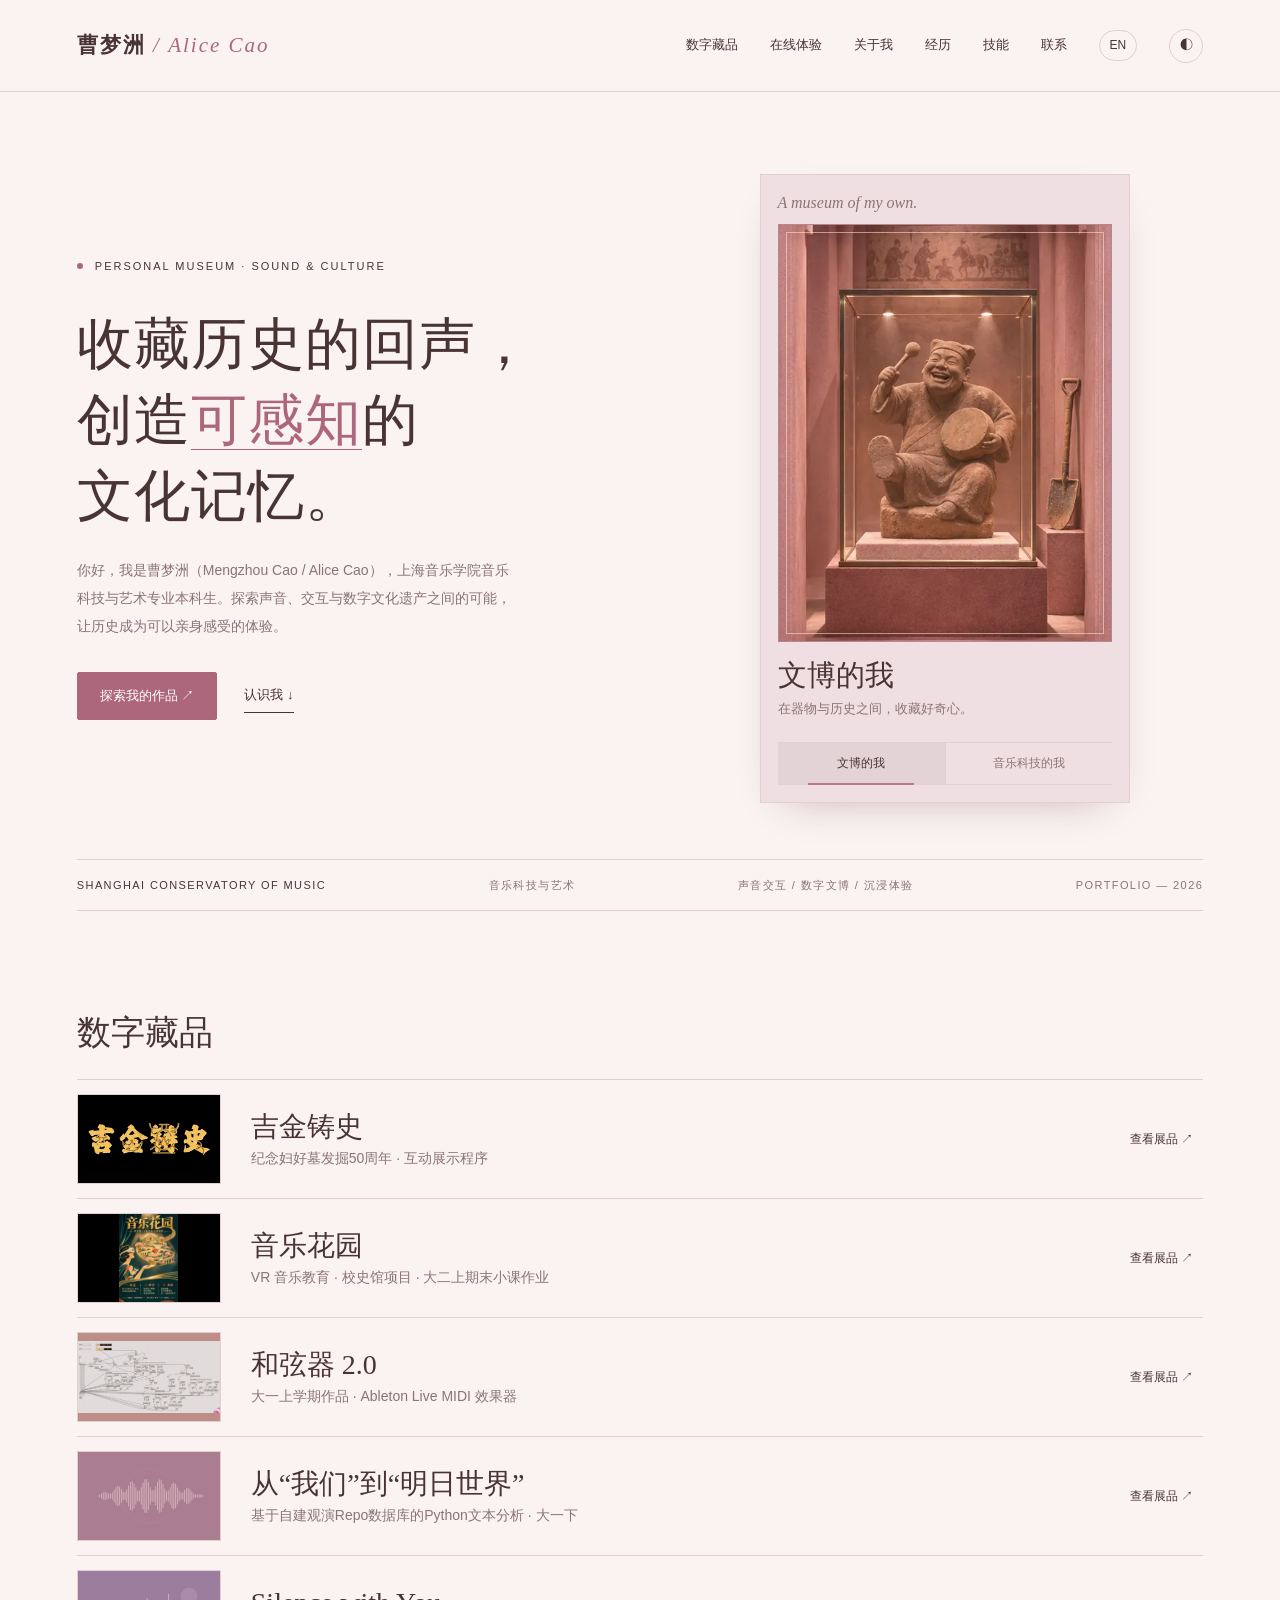
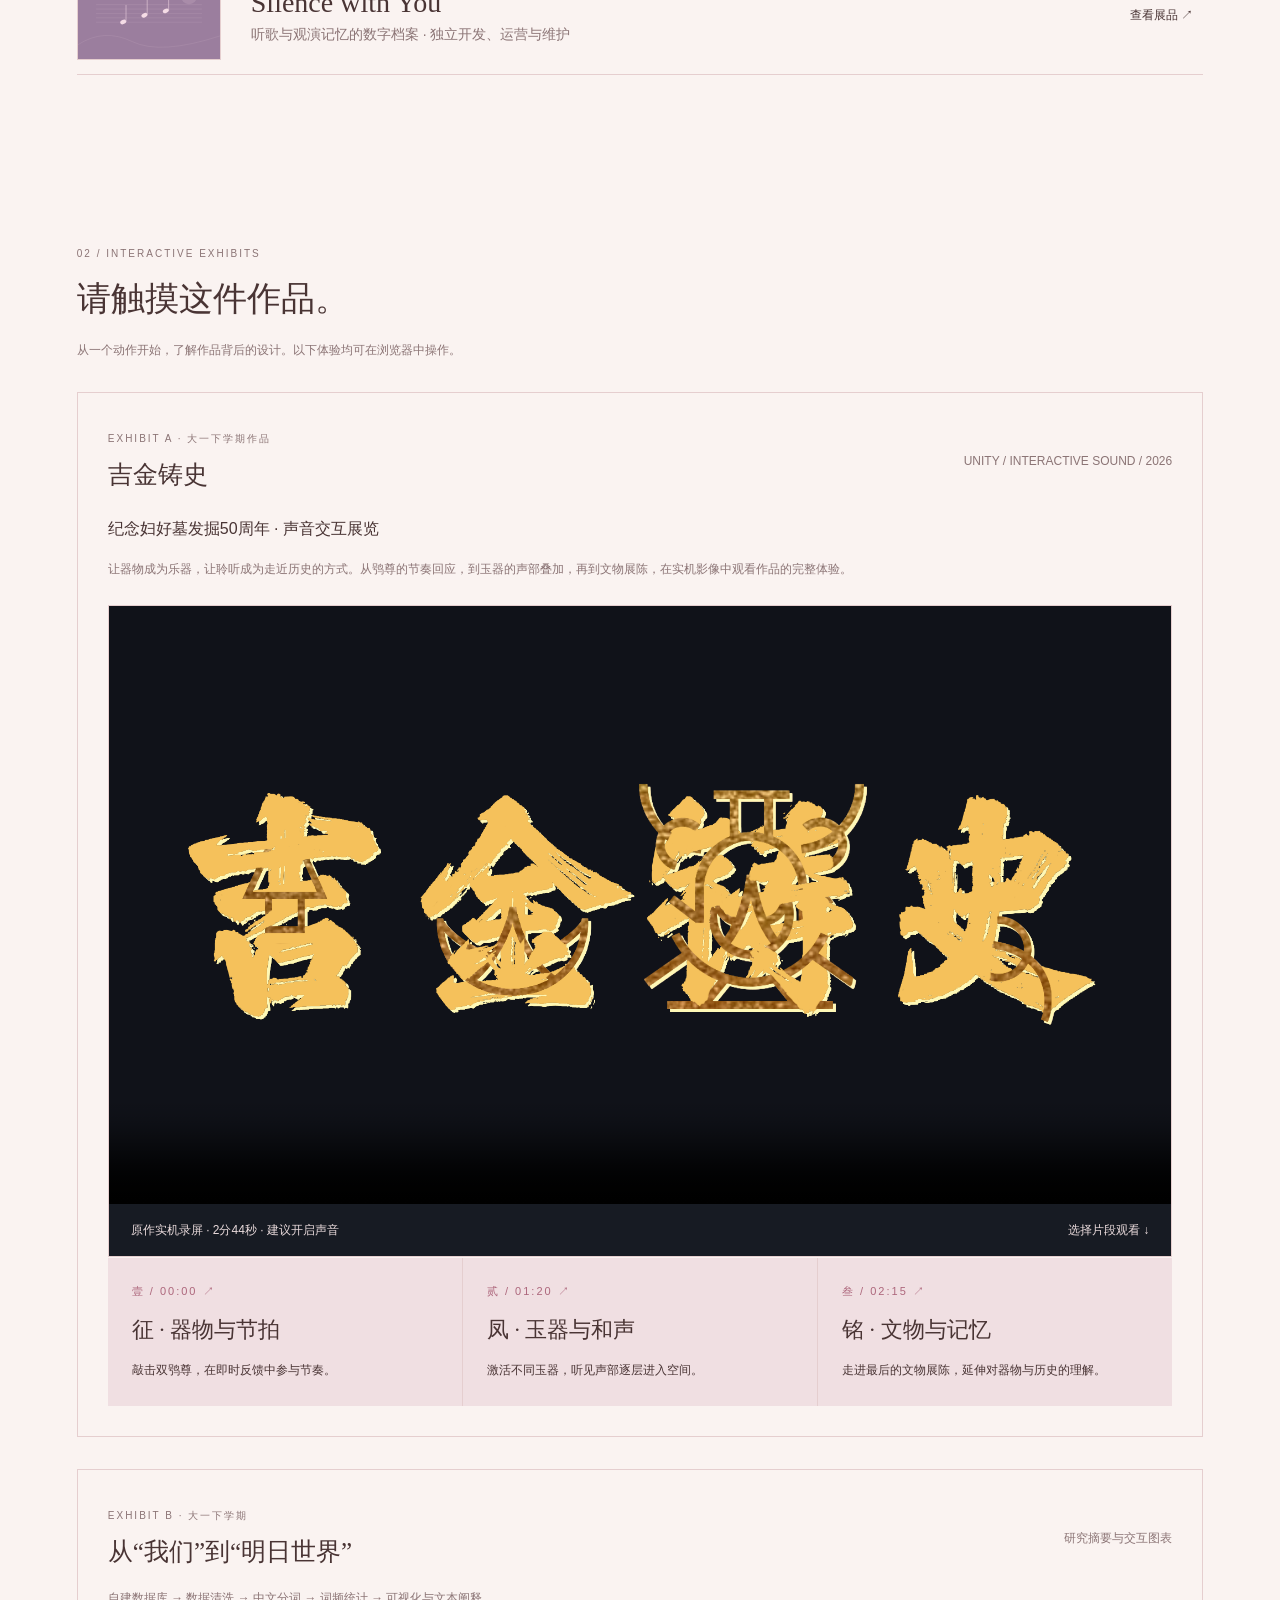
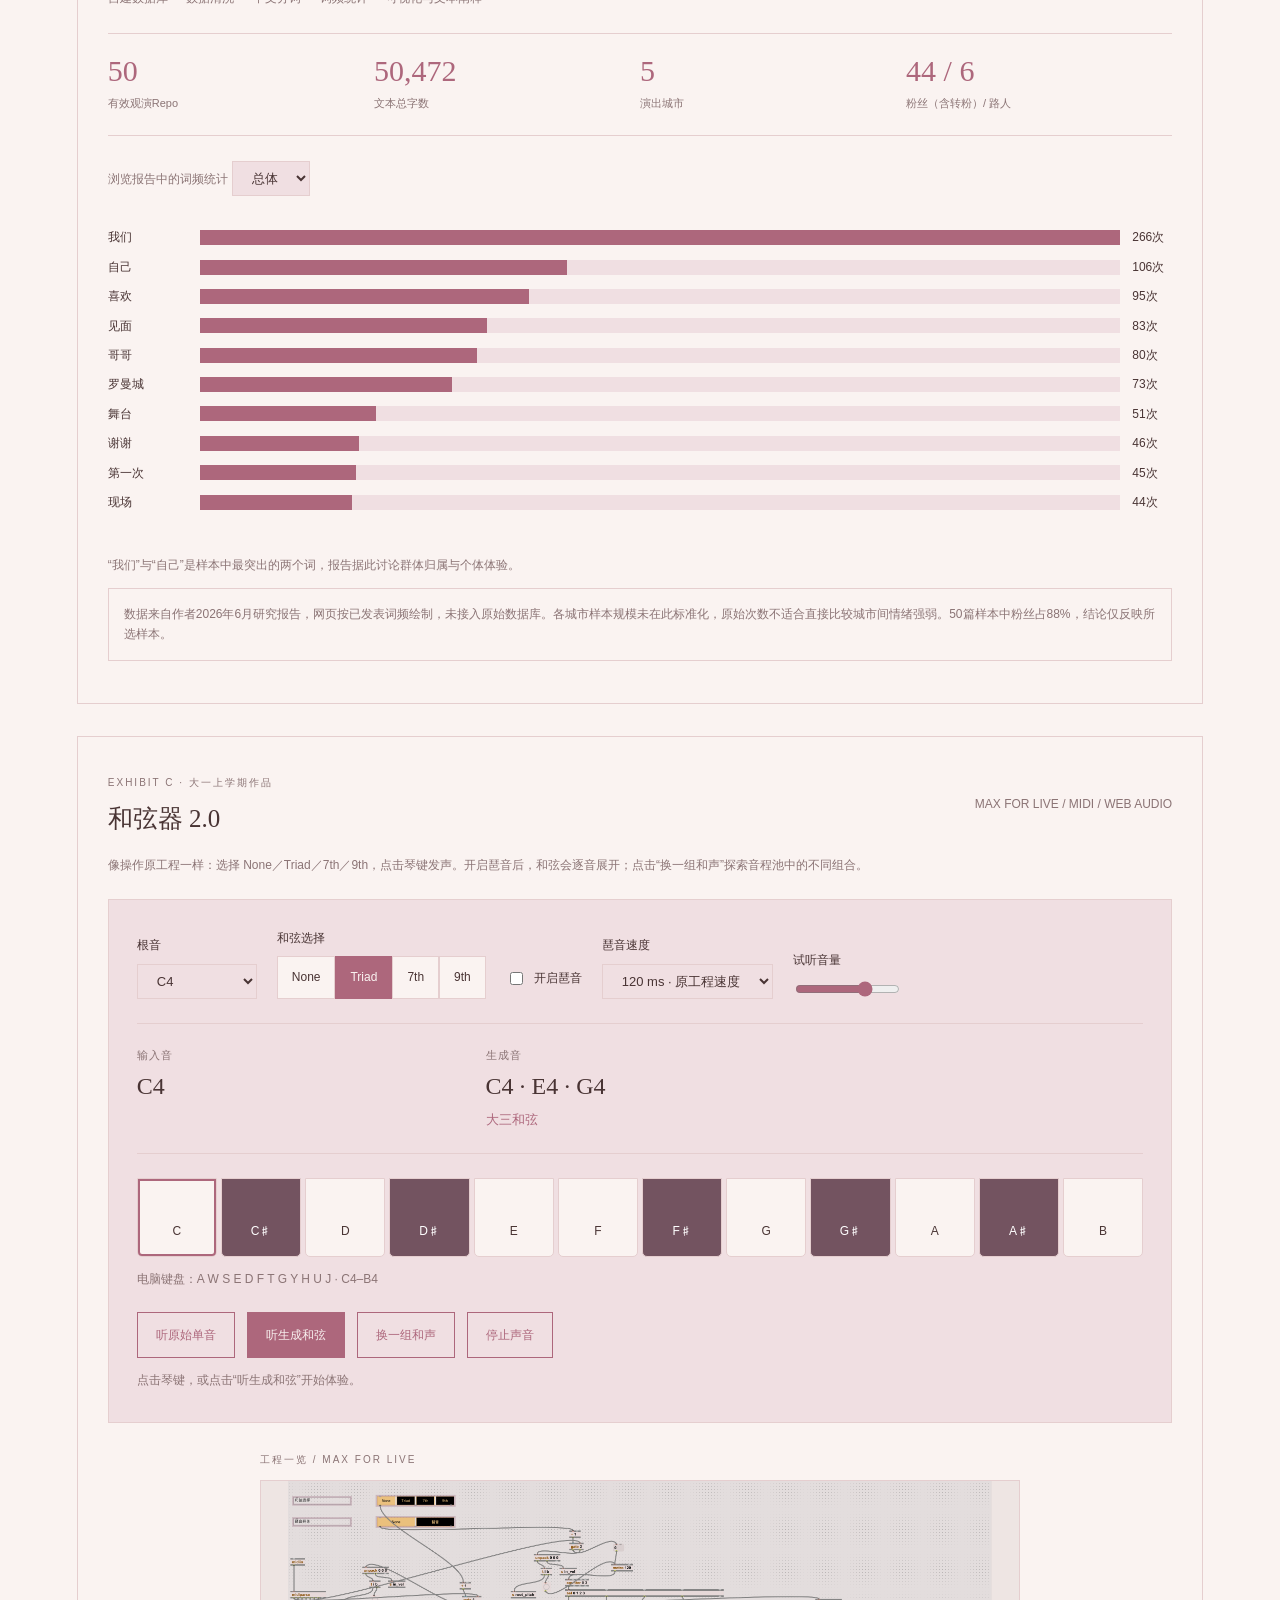
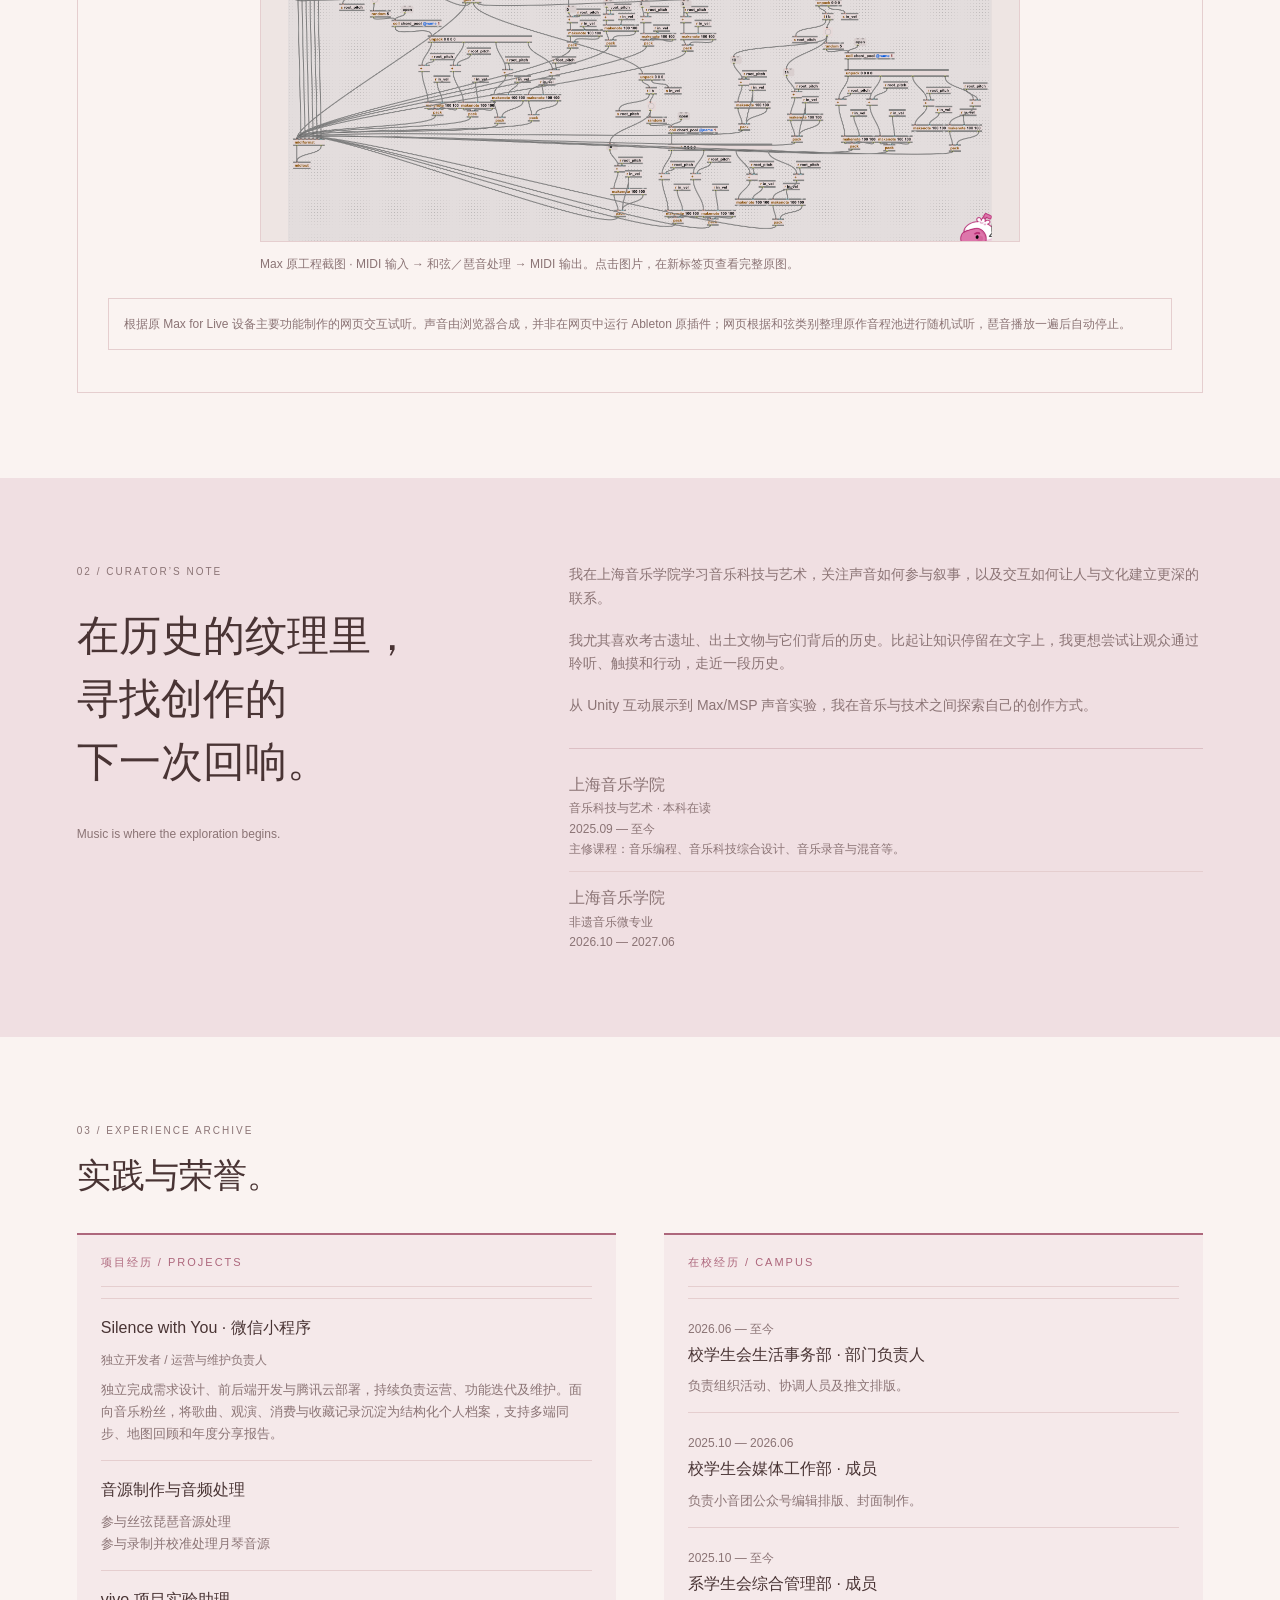
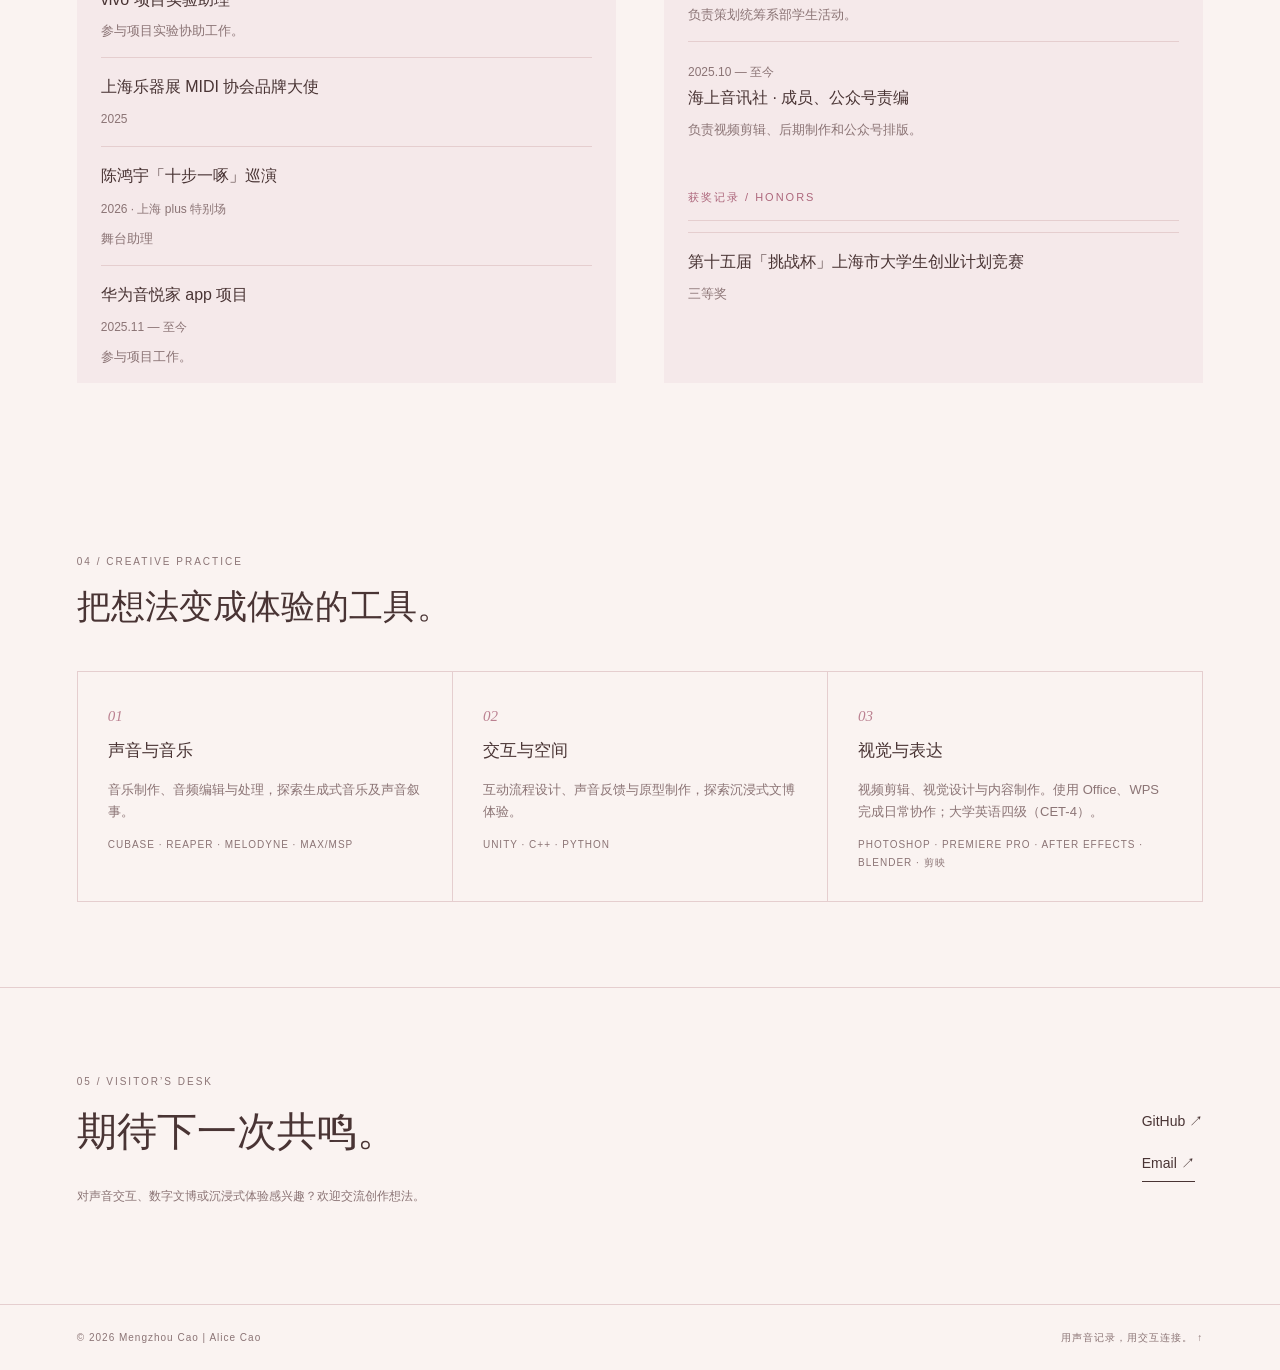
<file: index.html>
<!DOCTYPE html><html lang="zh-CN"><head><meta charset="UTF-8"><script>try{if(localStorage.getItem("portfolio-language")==="en")location.replace("en.html"+location.hash)}catch(e){}</script><meta name="viewport" content="width=device-width,initial-scale=1"><meta name="description" content="曹梦洲的个人作品集，探索音乐科技、声音交互与数字文化遗产。"><title>曹梦洲 | Mengzhou Cao | Alice Cao · Portfolio</title><style>
:root{--bg:#faf3f1;--ink:#493434;--sub:#8b7475;--line:#e5cecf;--green:#ad677c;--paper:#f0dfe2}*{box-sizing:border-box}html{scroll-behavior:smooth;scroll-padding-top:100px}body{margin:0;background:var(--bg);color:var(--ink);font-family:Arial,'PingFang SC','Microsoft YaHei',sans-serif;line-height:1.7}a{color:inherit;text-decoration:none}button{font:inherit;cursor:pointer}button:focus-visible,a:focus-visible{outline:2px solid #9c573c;outline-offset:5px}header{height:92px;display:flex;align-items:center;justify-content:space-between;max-width:1400px;margin:auto;padding:0 6%;border-bottom:1px solid var(--line)}.brand{font-size:21px;font-weight:bold;letter-spacing:2px}.brand i{font-family:Georgia,serif;font-weight:normal;color:var(--green)}nav{display:flex;gap:32px;font-size:13px}nav a:hover{color:#9c573c}.circle{border:1px solid var(--line);border-radius:50%;height:34px;width:34px;background:transparent;color:var(--ink)}main{max-width:1400px;margin:auto}.hero{padding:82px 6% 56px;display:grid;grid-template-columns:1.1fr 1fr;gap:40px;align-items:center;min-height:650px}.eyebrow{font-size:11px;letter-spacing:2px;text-transform:uppercase;display:flex;align-items:center;gap:12px}.dot{width:6px;height:6px;border-radius:50%;background:var(--green)}h1{font-family:Georgia,'Songti SC','SimSun',serif;font-size:clamp(42px,4.4vw,66px);line-height:1.35;font-weight:normal;letter-spacing:1px;margin:30px 0 22px}h1 em{color:var(--green);font-style:normal;position:relative}h1 em:after{content:'';height:1px;background:var(--green);position:absolute;bottom:1px;left:0;right:0}.intro{font-size:14px;max-width:440px;color:var(--sub);line-height:2}.hero-actions{display:flex;align-items:center;gap:27px;margin-top:32px;font-size:13px}.primary{padding:12px 22px;background:var(--green);color:#fff;border:1px solid var(--green);border-radius:2px}.textlink{border-bottom:1px solid var(--ink);padding:6px 0}.art{aspect-ratio:1;position:relative;max-width:480px;width:100%;justify-self:end;display:grid;place-items:center;background:radial-gradient(ellipse at 50% 52%,#edc2cc 0,transparent 62%)}.art svg{width:100%;height:100%}.art-label{position:absolute;font-size:10px;letter-spacing:1.4px;color:var(--sub);bottom:25px;left:24px}.art-note{position:absolute;right:0;top:5%;font-family:Georgia,serif;font-style:italic;font-size:14px;color:var(--green)}.band{margin:0 6%;padding:20px 0;border-top:1px solid var(--line);border-bottom:1px solid var(--line);display:flex;justify-content:space-between;gap:16px;color:var(--sub);font-size:11px;letter-spacing:1.4px}.band b{font-weight:normal;color:var(--ink)}section{padding:85px 6%}.sectionhead{display:flex;justify-content:space-between;align-items:end;margin-bottom:34px}.kicker{font-size:10px;letter-spacing:2px;color:var(--sub)}h2{font-family:Georgia,'Songti SC',serif;font-size:34px;font-weight:normal;margin:8px 0 0}.small{font-size:12px;color:var(--sub)}.filters{display:flex;gap:8px;flex-wrap:wrap;margin:24px 0}.filter{padding:6px 16px;border:1px solid var(--line);border-radius:30px;background:transparent;color:var(--sub);font-size:12px}.filter.active{background:var(--ink);border-color:var(--ink);color:var(--bg)}.projects{display:grid;grid-template-columns:1fr 1fr;gap:36px 28px}.project{border:0;text-align:left;color:inherit;background:none;padding:0;width:100%}.cover{height:300px;border:8px solid #f0e2e2;outline:1px solid var(--line);outline-offset:-1px;overflow:hidden;position:relative;display:flex;align-items:center;justify-content:center;transition:filter .4s}.project:hover .cover{filter:brightness(1.08)}.project:hover .arrow{transform:translate(3px,-3px)}.cover svg{height:100%;width:100%}.cover .caption{position:absolute;bottom:22px;left:26px;font-size:9px;letter-spacing:2px;color:#eceddd}.cover .stamp{position:absolute;top:22px;right:23px;font-size:10px;letter-spacing:1px;color:#eceddd;border:1px solid #ffffff45;padding:3px 9px}.project-title{display:flex;justify-content:space-between;gap:20px;margin-top:17px}.project-title h3{font-family:Georgia,"Songti SC","SimSun",serif;font-size:23px;font-weight:normal;margin:0}.arrow{display:inline-block;font-size:22px;transition:transform .3s}.project p{font-size:12px;color:var(--sub);margin:7px 0}.tags{font-size:10px;letter-spacing:1px;color:var(--sub)}.about{background:var(--paper);display:grid;grid-template-columns:.8fr 1.2fr;gap:70px}.about h2{font-size:42px;line-height:1.5;margin:25px 0}.about-copy{font-size:14px;color:var(--sub)}.about-copy p{margin:0 0 18px}.edu{border-top:1px solid #dcbfc4;margin-top:30px;padding-top:22px;display:flex;justify-content:space-between;font-size:12px}.edu strong{display:block;font-size:16px;font-weight:normal}.tools{display:grid;grid-template-columns:repeat(3,1fr);border-top:1px solid var(--line);margin-top:35px}.tool{padding:28px 28px 12px 0}.tool+.tool{padding-left:28px;border-left:1px solid var(--line)}.tool h3{font-size:17px;font-weight:normal;margin:8px 0}.tool p{font-size:13px;color:var(--sub)}.num{font:italic 15px Georgia;color:#bb8191}.contact{border-top:1px solid var(--line);display:flex;justify-content:space-between;gap:50px;align-items:center}.contact h2{font-size:40px}.contact .small{max-width:400px;margin-top:20px}footer{padding:24px 6%;border-top:1px solid var(--line);display:flex;justify-content:space-between;font-size:10px;color:var(--sub);letter-spacing:1px}dialog{background:var(--bg);color:var(--ink);border:1px solid var(--line);padding:45px;max-width:700px;width:90%;max-height:85vh;overflow:auto}dialog::backdrop{background:#17272099;backdrop-filter:blur(6px)}dialog h2{font-size:30px;margin:20px 0}dialog p{font-size:14px;color:var(--sub)}.close{float:right;background:transparent;border:1px solid var(--line);border-radius:50%;width:32px;height:32px;color:var(--ink)}.detailgrid{display:grid;grid-template-columns:1fr 1fr;gap:25px;margin:28px 0;border-top:1px solid var(--line);padding-top:20px}.detailgrid b{font-size:12px;font-weight:normal}.detailgrid p{font-size:13px}.notice{padding:15px;border:1px solid var(--line);font-size:12px;color:var(--sub)}[hidden]{display:none!important}body.dark{--bg:#202824;--ink:#ecece3;--sub:#b5beb5;--line:#465349;--green:#95b49a;--paper:#29352d}body.dark .primary{color:#1d2921}body.dark .art{opacity:.85}@media(max-width:760px){header{height:76px;padding:0 6%}nav{gap:16px;font-size:12px}.hero{padding-top:48px;grid-template-columns:1fr;gap:10px;min-height:auto}h1{font-size:44px}.art{max-width:360px;justify-self:center}.band{flex-wrap:wrap;font-size:9px;justify-content:center;gap:12px 25px}section{padding:58px 6%}.sectionhead{align-items:start;gap:20px}.sectionhead .small{max-width:140px}.projects{grid-template-columns:1fr}.cover{height:280px}.about{grid-template-columns:1fr;gap:20px}.about h2{font-size:35px;margin:18px 0}.tools{grid-template-columns:1fr}.tool+.tool{padding:24px 0;border-left:0;border-top:1px solid var(--line)}.contact{display:block}.contact h2{font-size:32px}.contact .textlink{display:inline-block;margin-top:20px}dialog{padding:26px}.detailgrid{grid-template-columns:1fr;gap:5px}footer{gap:20px}.brand{font-size:18px}nav a:nth-child(3){display:none}}@media(prefers-reduced-motion:reduce){html{scroll-behavior:auto}*{transition:none!important}}
.resume-columns{display:grid;grid-template-columns:1fr 1fr;gap:70px;margin-top:40px}.resume-label{font-size:11px;font-weight:normal;letter-spacing:2px;color:var(--green);border-bottom:1px solid var(--line);padding-bottom:14px}.entry{border-bottom:1px solid var(--line);padding:18px 0}.entry h3{font-size:16px;font-weight:normal;margin:5px 0}.entry p{font-size:13px;color:var(--sub);margin:7px 0}.contact-links{display:flex;flex-direction:column;gap:12px;font-size:14px}.contact-links button{align-self:start}@media(max-width:760px){.resume-columns{grid-template-columns:1fr;gap:30px}nav{gap:12px}nav a:nth-child(4){display:none}.contact-links{margin-top:24px}}
.lab{border:1px solid var(--line);padding:30px;margin-top:32px;background:var(--bg)}.lab-heading{display:flex;justify-content:space-between;align-items:center;gap:20px}.lab-heading h3{font:normal 25px Georgia,'Songti SC',serif;margin:8px 0}.lab-heading a{font-size:12px;white-space:nowrap}.chapter-tabs{display:flex;gap:10px;margin:22px 0}.demo-stage{padding:28px;background:var(--paper);text-align:center;min-height:235px}.artifact-buttons{display:flex;justify-content:center;gap:18px;flex-wrap:wrap;margin:24px 0}.artifact-btn{color:var(--ink);background:var(--bg);border:1px solid var(--line);padding:18px 24px;min-width:130px;transition:transform .15s}.artifact-btn:active{transform:scale(.95)}.artifact-btn.on{background:var(--green);color:var(--bg)}.artifact-symbol{display:block;font-size:38px;font-family:serif;line-height:1.4}.demo-controls{display:flex;gap:12px;justify-content:center;align-items:center;flex-wrap:wrap;font-size:12px}.stats{display:grid;grid-template-columns:repeat(4,1fr);border-top:1px solid var(--line);border-bottom:1px solid var(--line);margin:25px 0;padding:20px 0}.stats strong{display:block;font:normal 30px Georgia;color:var(--green)}.stats span{font-size:11px;color:var(--sub)}select{background:var(--paper);color:var(--ink);padding:8px 15px;border:1px solid var(--line);font:inherit;font-size:13px}#bars{padding:22px 0}.barrow{display:grid;grid-template-columns:80px 1fr 40px;gap:12px;align-items:center;margin:9px 0;font-size:12px}.bartrack{height:15px;background:var(--paper)}.barfill{height:100%;background:var(--green)}#beat-status{min-height:24px;font-size:12px;color:var(--sub)}.artifact-info{font-size:14px;max-width:600px;margin:16px auto}.demo-tag{font-size:10px;letter-spacing:1px;color:var(--sub)}@media(max-width:760px){.lab{padding:20px 16px}.lab-heading{display:block}.lab-heading a{display:inline-block}.lab-heading h3{font-size:22px}.stats{grid-template-columns:1fr 1fr;gap:20px}.artifact-btn{padding:14px;min-width:110px}.barrow{grid-template-columns:65px 1fr 30px;gap:8px}}
nav{flex-wrap:wrap;align-items:center}.language-switch{font-size:12px;border:1px solid var(--line);padding:4px 10px;border-radius:20px;white-space:nowrap}@media(max-width:760px){header{height:auto;min-height:90px;gap:12px;flex-wrap:wrap;padding-top:14px;padding-bottom:14px}nav{gap:12px}}html[lang="en"] h1{font-size:clamp(38px,4vw,61px)}html[lang="en"] .caption{max-width:80%;letter-spacing:.7px}html[lang="en"] .stats span{display:block}html[lang="en"] .hero .intro{max-width:520px}
.film{margin-top:26px;background:#171b23;border:1px solid var(--line)}.film video{display:block;width:100%;aspect-ratio:16/9;background:#101219}.film-caption{padding:16px 22px;color:#eadbdc;display:flex;justify-content:space-between;gap:16px;font-size:12px}.film-chapters{display:grid;grid-template-columns:repeat(3,1fr);gap:1px;background:var(--line);margin-top:1px}.film-chapter{border:0;text-align:left;padding:24px;background:var(--paper);color:var(--ink);font:inherit;cursor:pointer}.film-chapter:hover{background:var(--bg)}.film-chapter span{display:block;color:var(--green);font-size:11px;letter-spacing:2px;margin-bottom:10px}.film-chapter strong{font-family:Georgia,'Songti SC',serif;font-size:22px;font-weight:normal}.film-chapter p{font-size:12px;line-height:1.8;margin-bottom:0}.cover .real-cover{width:100%;height:100%;object-fit:cover;position:absolute;inset:0}.cover:has(.real-cover){position:relative}.cover:has(.real-cover):after{content:'';position:absolute;inset:0;background:linear-gradient(transparent 35%,rgba(0,0,0,.75));pointer-events:none}.cover .stamp,.cover .caption{z-index:1}.watch-link{display:inline-block;margin-top:20px;color:var(--green);text-underline-offset:5px}@media(max-width:600px){.film-chapters{grid-template-columns:1fr}.film-chapter{padding:18px}.film-caption{display:block}}.cover .real-cover{object-fit:contain;background:#000}.cover:has(.real-cover):after{background:none}.cover:has(.real-cover) .stamp{background:#0009}</style><link rel="stylesheet" href="assets/chord-demo.css?v=3"><script src="assets/chord-demo.js?v=3" defer></script><link rel="stylesheet" href="assets/museum-two-scenes.css"><link rel="stylesheet" href="assets/museum-gallery.css"><link rel="stylesheet" href="assets/exhibition-resume.css"><style id="digital-catalogue">
#work .sectionhead{margin-bottom:0;padding-bottom:17px}
#work .projects{display:block}
#work .project{display:grid;grid-template-columns:clamp(65px,12vw,144px) minmax(0,1fr) auto;gap:clamp(10px,2.5vw,30px);align-items:center;width:100%;border:0;border-bottom:1px solid var(--line);padding:14px 0;background:transparent}
#work .project:hover{background:color-mix(in srgb,var(--paper) 48%,transparent)}
#work .project .cover{height:auto;aspect-ratio:16/10;border:1px solid var(--line);outline:0}
#work .project .project-copy{padding:0}
#work .project-title{margin:0}
#work .project-title h3{font-size:clamp(17px,2.4vw,28px);line-height:1.24;overflow-wrap:anywhere}
#work .project p{margin:4px 0 0;line-height:1.45;font-size:clamp(11px,1.3vw,14px)}
#work .catalogue-open{padding-right:10px;color:var(--ink);white-space:nowrap;font-size:12px}
#detail .catalogue-display{margin:14px 0 20px;height:auto;aspect-ratio:16/9;border-width:1px}
#detail .catalogue-display img,#work .cover img{max-width:100%;max-height:100%;object-fit:contain}
@media(max-width:560px){#work .catalogue-open{padding-right:4px}#work .catalogue-open span{display:none}}
</style><style>#detail .catalogue-display:has(.music-garden-poster){aspect-ratio:2/3;width:min(100%,420px);margin-inline:auto}</style></head><body><header><a class="brand" href="#">曹梦洲<i> / Alice Cao</i></a><nav aria-label="主导航"><a href="#work">数字藏品</a><a href="#experience-lab">在线体验</a><a href="#about">关于我</a><a href="#experience">经历</a><a href="#skills">技能</a><a href="#contact">联系</a><a class="language-switch" href="en.html" lang="en" onclick="localStorage.setItem('portfolio-language','en')">EN</a><button class="circle" id="theme" aria-label="切换深浅色主题">◐</button></nav></header><main><div class="hero"><div><div class="eyebrow"><span class="dot"></span>PERSONAL MUSEUM · SOUND & CULTURE</div><h1>收藏历史的回声，<br>创造<em>可感知</em>的<br>文化记忆。</h1><p class="intro">你好，我是曹梦洲（Mengzhou Cao / Alice Cao），上海音乐学院音乐科技与艺术专业本科生。探索声音、交互与数字文化遗产之间的可能，让历史成为可以亲身感受的体验。</p><div class="hero-actions"><a class="primary" href="#work">探索我的作品 <span aria-hidden="true">↗</span></a><a class="textlink" href="#about">认识我 ↓</a></div></div><div class="museum-scenes" id="museum-world" data-lang="zh"><p class="world-heading">A museum of my own.</p><div class="scene-stage" tabindex="0" role="group" aria-label="展景图像，可用左右方向键切换"><div class="scene-image" role="img" aria-label="玻璃展柜里的陶击鼓说唱俑，旁边陈列考古铲" aria-hidden="false"><div class="scene-picture"></div></div><div class="scene-image" role="img" aria-label="音乐工作台上的麦克风、声卡、音箱和微缩模型" aria-hidden="true"><div class="scene-picture"></div></div></div><h2 class="world-title">文博的我</h2><p class="world-caption" aria-live="polite">在器物与历史之间，收藏好奇心。</p><div class="world-tabs" role="group" aria-label="选择展景"><button type="button" data-world-face="0" aria-pressed="true">文博的我</button><button type="button" data-world-face="1" aria-pressed="false">音乐科技的我</button></div></div></div><div class="band"><b>SHANGHAI CONSERVATORY OF MUSIC</b><span>音乐科技与艺术</span><span>声音交互 / 数字文博 / 沉浸体验</span><span>PORTFOLIO — 2026</span></div>
<section id="work"><div class="sectionhead"><div><h2>数字藏品</h2></div></div><div class="projects" id="projects" role="list"></div></section>
<section id="experience-lab"><div class="kicker">02 / INTERACTIVE EXHIBITS</div><h2>请触摸这件作品。</h2><p class="small">从一个动作开始，了解作品背后的设计。以下体验均可在浏览器中操作。</p><div class="lab" id="bronze-screening"><div class="lab-heading"><div><span class="kicker">EXHIBIT A · 大一下学期作品</span><h3>吉金铸史</h3></div><span class="small">UNITY / INTERACTIVE SOUND / 2026</span></div><p>纪念妇好墓发掘50周年 · 声音交互展览</p><p class="small">让器物成为乐器，让聆听成为走近历史的方式。从鸮尊的节奏回应，到玉器的声部叠加，再到文物展陈，在实机影像中观看作品的完整体验。</p><div class="film"><video id="bronze-video" controls playsinline preload="none" poster="assets/jijin-cover.png" aria-label="吉金铸史"><source src="assets/jijin-demo.mp4" type="video/mp4"></video><div class="film-caption"><span>原作实机录屏 · 2分44秒 · 建议开启声音</span><span>选择片段观看 ↓</span></div></div><div class="film-chapters"><button class="film-chapter" data-seek="0"><span>壹 / 00:00 ↗</span><strong>征 · 器物与节拍</strong><p>敲击双鸮尊，在即时反馈中参与节奏。</p></button><button class="film-chapter" data-seek="80"><span>贰 / 01:20 ↗</span><strong>凤 · 玉器与和声</strong><p>激活不同玉器，听见声部逐层进入空间。</p></button><button class="film-chapter" data-seek="135"><span>叁 / 02:15 ↗</span><strong>铭 · 文物与记忆</strong><p>走进最后的文物展陈，延伸对器物与历史的理解。</p></button></div></div><div class="lab"><div class="lab-heading"><div><span class="kicker">EXHIBIT B · 大一下学期</span><h3>从“我们”到“明日世界”</h3></div><span class="small">研究摘要与交互图表</span></div><p class="small">自建数据库 → 数据清洗 → 中文分词 → 词频统计 → 可视化与文本阐释</p><div class="stats"><div><strong>50</strong><span>有效观演Repo</span></div><div><strong>50,472</strong><span>文本总字数</span></div><div><strong>5</strong><span>演出城市</span></div><div><strong>44 / 6</strong><span>粉丝（含转粉）/ 路人</span></div></div><label class="small" for="city-select">浏览报告中的词频统计</label> <select id="city-select"><option>总体</option><option>郑州</option><option>南昌</option><option>宜昌</option><option>太原</option><option>成都</option></select><div id="bars" aria-live="polite"></div><p id="city-note" class="small"></p><p class="notice">数据来自作者2026年6月研究报告，网页按已发表词频绘制，未接入原始数据库。各城市样本规模未在此标准化，原始次数不适合直接比较城市间情绪强弱。50篇样本中粉丝占88%，结论仅反映所选样本。</p></div><div class="lab" id="chord-lab" data-lang="zh"><div class="lab-heading"><div><span class="kicker">EXHIBIT C · 大一上学期作品</span><h3>和弦器 2.0</h3></div><span class="small">MAX FOR LIVE / MIDI / WEB AUDIO</span></div><p class="small">像操作原工程一样：选择 None／Triad／7th／9th，点击琴键发声。开启琶音后，和弦会逐音展开；点击“换一组和声”探索音程池中的不同组合。</p><div class="chord-panel"><div class="chord-controls"><label>根音<select id="chord-root"><option value="60">C4</option><option value="61">C♯4</option><option value="62">D4</option><option value="63">D♯4</option><option value="64">E4</option><option value="65">F4</option><option value="66">F♯4</option><option value="67">G4</option><option value="68">G♯4</option><option value="69">A4</option><option value="70">A♯4</option><option value="71">B4</option></select></label><div class="chord-mode-control"><span>和弦选择</span><div class="chord-mode-tabs" role="group" aria-label="和弦选择"><button type="button" data-chord-mode="none" aria-pressed="false">None</button><button type="button" data-chord-mode="triad" aria-pressed="true">Triad</button><button type="button" data-chord-mode="seventh" aria-pressed="false">7th</button><button type="button" data-chord-mode="ninth" aria-pressed="false">9th</button></div><input type="hidden" id="chord-mode" value="triad"></div><label class="arp-control"><input type="checkbox" id="chord-arp">开启琶音</label><label>琶音速度<select id="chord-speed"><option value="0.24">慢</option><option value="0.12" selected>120 ms · 原工程速度</option><option value="0.08">快</option></select></label><label class="chord-volume">试听音量<input id="chord-volume" type="range" min="0" max="100" value="70" aria-label="试听音量"></label></div><div class="chord-readout"><div><small>输入音</small><strong id="chord-input">C4</strong></div><div><small>生成音</small><strong id="chord-output">C4 · E4 · G4</strong><span id="chord-name" class="chord-name">C major</span></div></div><div class="chord-keys" role="group" aria-label="选择根音并试听"><button class="chord-key " data-midi="60" aria-pressed="true">C</button><button class="chord-key accidental" data-midi="61" aria-pressed="false">C♯</button><button class="chord-key " data-midi="62" aria-pressed="false">D</button><button class="chord-key accidental" data-midi="63" aria-pressed="false">D♯</button><button class="chord-key " data-midi="64" aria-pressed="false">E</button><button class="chord-key " data-midi="65" aria-pressed="false">F</button><button class="chord-key accidental" data-midi="66" aria-pressed="false">F♯</button><button class="chord-key " data-midi="67" aria-pressed="false">G</button><button class="chord-key accidental" data-midi="68" aria-pressed="false">G♯</button><button class="chord-key " data-midi="69" aria-pressed="false">A</button><button class="chord-key accidental" data-midi="70" aria-pressed="false">A♯</button><button class="chord-key " data-midi="71" aria-pressed="false">B</button></div><p class="small">电脑键盘：A W S E D F T G Y H U J · C4–B4</p><div class="chord-actions"><button id="chord-single">听原始单音</button><button class="chord-primary" id="chord-play">听生成和弦</button><button id="chord-random">换一组和声</button><button id="chord-stop">停止声音</button></div><div id="chord-status" role="status" aria-live="polite">点击琴键，或点击“听生成和弦”开始体验。</div></div><figure class="max-patch"><div class="kicker">工程一览 / MAX FOR LIVE</div><a href="assets/chord-max-patch.png" target="_blank" rel="noopener" aria-label="在新标签页打开 Max 工程原图"><img src="assets/chord-max-patch.png" width="1372" height="702" loading="lazy" alt="和弦器 2.0 的 Max 原工程截图，展示 MIDI 输入、和弦选择、琶音与 MIDI 输出的模块和连线"></a><figcaption>Max 原工程截图 · MIDI 输入 → 和弦／琶音处理 → MIDI 输出。点击图片，在新标签页查看完整原图。</figcaption></figure><p class="notice">根据原 Max for Live 设备主要功能制作的网页交互试听。声音由浏览器合成，并非在网页中运行 Ableton 原插件；网页根据和弦类别整理原作音程池进行随机试听，琶音播放一遍后自动停止。</p></div></section><section id="about" class="about"><div><div class="kicker">02 / CURATOR’S NOTE</div><h2>在历史的纹理里，<br>寻找创作的<br>下一次回响。</h2><span class="small">Music is where the exploration begins.</span></div><div class="about-copy"><p>我在上海音乐学院学习音乐科技与艺术，关注声音如何参与叙事，以及交互如何让人与文化建立更深的联系。</p><p>我尤其喜欢考古遗址、出土文物与它们背后的历史。比起让知识停留在文字上，我更想尝试让观众通过聆听、触摸和行动，走近一段历史。</p><p>从 Unity 互动展示到 Max/MSP 声音实验，我在音乐与技术之间探索自己的创作方式。</p><div class="edu"><div class="edu-row"><strong>上海音乐学院</strong>音乐科技与艺术 · 本科在读<br>2025.09 — 至今<br><span class="small">主修课程：音乐编程、音乐科技综合设计、音乐录音与混音等。</span></div><div class="edu-row"><strong>上海音乐学院</strong>非遗音乐微专业<br>2026.10 — 2027.06</div></div></div></section>
<section id="experience"><div class="kicker">03 / EXPERIENCE ARCHIVE</div><h2>实践与荣誉。</h2><div class="resume-columns"><div><h3 class="resume-label">项目经历 / PROJECTS</h3><div class="entry"><h3>Silence with You · 微信小程序</h3><span class="small">独立开发者 / 运营与维护负责人</span><p>独立完成需求设计、前后端开发与腾讯云部署，持续负责运营、功能迭代及维护。面向音乐粉丝，将歌曲、观演、消费与收藏记录沉淀为结构化个人档案，支持多端同步、地图回顾和年度分享报告。</p></div><div class="entry"><h3>音源制作与音频处理</h3><p>参与丝弦琵琶音源处理<br>参与录制并校准处理月琴音源</p></div><div class="entry"><h3>vivo 项目实验助理</h3><p>参与项目实验协助工作。</p></div><div class="entry"><h3>上海乐器展 MIDI 协会品牌大使</h3><span class="small">2025</span></div><div class="entry"><h3>陈鸿宇「十步一啄」巡演</h3><span class="small">2026 · 上海 plus 特别场</span><p>舞台助理</p></div><div class="entry"><h3>华为音悦家 app 项目</h3><span class="small">2025.11 — 至今</span><p>参与项目工作。</p></div></div><div><h3 class="resume-label">在校经历 / CAMPUS</h3><div class="entry"><span class="small">2026.06 — 至今</span><h3>校学生会生活事务部 · 部门负责人</h3><p>负责组织活动、协调人员及推文排版。</p></div><div class="entry"><span class="small">2025.10 — 2026.06</span><h3>校学生会媒体工作部 · 成员</h3><p>负责小音团公众号编辑排版、封面制作。</p></div><div class="entry"><span class="small">2025.10 — 至今</span><h3>系学生会综合管理部 · 成员</h3><p>负责策划统筹系部学生活动。</p></div><div class="entry"><span class="small">2025.10 — 至今</span><h3>海上音讯社 · 成员、公众号责编</h3><p>负责视频剪辑、后期制作和公众号排版。</p></div><h3 class="resume-label" style="margin-top:32px">获奖记录 / HONORS</h3><div class="entry"><h3>第十五届「挑战杯」上海市大学生创业计划竞赛</h3><p>三等奖</p></div></div></div></section><section id="skills"><div class="kicker">04 / CREATIVE PRACTICE</div><h2>把想法变成体验的工具。</h2><div class="tools"><div class="tool"><span class="num">01</span><h3>声音与音乐</h3><p>音乐制作、音频编辑与处理，探索生成式音乐及声音叙事。</p><span class="tags">CUBASE · REAPER · MELODYNE · MAX/MSP</span></div><div class="tool"><span class="num">02</span><h3>交互与空间</h3><p>互动流程设计、声音反馈与原型制作，探索沉浸式文博体验。</p><span class="tags">UNITY · C++ · PYTHON</span></div><div class="tool"><span class="num">03</span><h3>视觉与表达</h3><p>视频剪辑、视觉设计与内容制作。使用 Office、WPS 完成日常协作；大学英语四级（CET-4）。</p><span class="tags">PHOTOSHOP · PREMIERE PRO · AFTER EFFECTS · BLENDER · 剪映</span></div></div></section><section id="contact" class="contact"><div><div class="kicker">05 / VISITOR’S DESK</div><h2>期待下一次共鸣。</h2><p class="small">对声音交互、数字文博或沉浸式体验感兴趣？欢迎交流创作想法。</p></div><div class="contact-links"><a href="https://github.com/Alice0723" target="_blank" rel="noopener">GitHub ↗</a><button class="textlink" style="background:none;border-width:0 0 1px;color:inherit" id="contactBtn">Email ↗</button></div></section></main><footer><span>© 2026 Mengzhou Cao | Alice Cao</span><span>用声音记录，用交互连接。 <a href="#">↑</a></span></footer><dialog id="detail" aria-labelledby="detail-title"><button class="close" aria-label="关闭详情">×</button><div id="detail-body"></div></dialog><script>
const works=[{title:'吉金铸史',subtitle:'纪念妇好墓发掘50周年 · 互动展示程序',type:'culture sound',tags:'UNITY / INTERACTIVE SOUND / 2026 · 大一下',state:'大一下学期作品',color:'#936475',accent:'#ecd0c5',art:'bronze',description:'以妇好墓出土文物为叙事线索，将青铜器、玉器与礼器的展示连接到声音交互。观众通过敲击与点亮文物，逐步走入音乐与历史共同构成的空间。',interaction:'第一章以一对鸮尊触发底鼓与军鼓；第二章逐件点亮玉器、加入声部；第三章通过环绕展示的文物了解介绍与馆藏。',tools:'Unity · C# · 分层音频交互',note:'封面为项目原创标题设计。可在下方作品展映区观看完整视频，并按章节跳转。'}, {title:'音乐花园',subtitle:'VR 音乐教育 · 校史馆项目 · 大二上期末小课作业',type:'sound creative',tags:'UNITY / VR / MUSIC EDUCATION',state:'原型迭代',color:'#7e7289',accent:'#edd6e3',art:'music-garden',description:'基于 Unity 引擎开发的 VR 音乐学习项目，将五线谱学习、唱名辨识与节奏演奏结合，通过沉浸式环境中的可视化音符与交互，帮助学习者认识音高和节拍。',interaction:'从认识五线谱、唱名辨识逐步进入完整演奏；以演奏结果为依据，关注早敲和错音等反馈。',tools:'Unity · VR · C# · MIDI',note:'封面为《谱上花园》玩法海报。'},{title:'和弦器 2.0',subtitle:'大一上学期作品 · Ableton Live MIDI 效果器',type:'sound creative',tags:'MAX FOR LIVE / MIDI EFFECT / 2025',state:'大一上学期作品',color:'#bd8d88',accent:'#f7ded2',art:'wave',description:'面向Ableton Live制作的Max for Live MIDI效果器。通过接收MIDI音符、读取根音与力度，探索和弦生成和琶音输出，把音乐编程用于实际创作工具。',interaction:'界面提供None、Triad、7th、9th四档和弦选项，以及独立的琶音开关；程序包含和弦音程池与随机选择逻辑，并通过MIDI输出连接后续乐器。',tools:'Max/MSP · Max for Live · Ableton Live',note:'可在下方在线试听区体验和弦与琶音的主要交互。网页使用合成音色演示，原设备在 Ableton Live 中运行。'}];
function graphic(w){if(w.art==='music-garden')return '<img class="real-cover music-garden-poster" src="assets/music-garden-poster.svg" alt="《音乐花园》玩法海报，展示听音、辨音和奏乐流程" loading="lazy">';if(w.title==='和弦器 2.0'||w.title==='Chord Generator 2.0')return '<img class="patch-cover" src="assets/chord-max-patch.png" alt="" loading="lazy">';if(w.art==='bronze')return '<img class="real-cover" src="assets/jijin-cover.png" alt="" loading="lazy">';let lines='';if(w.art==='bronze'){return `<svg viewBox="0 0 550 300" fill="none" aria-hidden="true"><g stroke="${w.accent}" stroke-width="1.1"><path d="M192 72l-22 34 6 98 34 24h36l18-32-7-85-20-39zM358 72l22 34-6 98-34 24h-36l-18-32 7-85 20-39z"/><path d="M192 72l-6-20 28 16 23 4 12-17 8 56M358 72l6-20-28 16-23 4-12-17-8 56"/><circle cx="205" cy="111" r="18"/><circle cx="238" cy="111" r="13"/><circle cx="345" cy="111" r="18"/><circle cx="312" cy="111" r="13"/><path d="M198 153q37-28 48 8l-3 38h-38zM352 153q-37-28-48 8l3 38h38zM206 168h32m-28 10h22M312 168h32m-28 10h22M211 229v15m28-15v15m72-15v15m28-15v15"/><ellipse cx="275" cy="170" rx="170" ry="91" stroke-opacity=".2"/><path d="M60 150h77m277 0h76" stroke-dasharray="2 5"/></g></svg>`}if(w.art==='city'){for(let i=0;i<9;i++){let x=90+i*45,y=125+Math.sin(i)*12;lines+=`<path d="M${x} ${y}l20-20 30 20m-43-4v40h35v-40"/>`}return `<svg viewBox="0 0 550 300" fill="none" aria-hidden="true"><g stroke="${w.accent}" stroke-width="1" opacity=".8"><path d="M0 227q140-70 270 0t280-10M0 241q140-70 270 0t280-10M60 196h430l-35-28H100zM115 167h310M155 93h242l-27-20H180zM174 94v35m200-35v35"/>${lines}<circle cx="290" cy="100" r="64" stroke-opacity=".3"/><path d="M275 15v240M0 210h550" stroke-dasharray="2 6" stroke-opacity=".4"/></g></svg>`}if(w.art==='music'){for(let i=0;i<5;i++)lines+=`<path d="M70 ${110+i*17}h410"/>`;return `<svg viewBox="0 0 550 300" fill="none" aria-hidden="true"><circle cx="430" cy="76" r="32" fill="${w.accent}" opacity=".16"/><g stroke="${w.accent}" stroke-width="1" opacity=".4">${lines}<path d="M0 265q100-65 210-12t340-22"/></g><g fill="${w.accent}"><ellipse cx="175" cy="177" rx="12" ry="8" transform="rotate(-25 175 177)"/><ellipse cx="257" cy="151" rx="12" ry="8" transform="rotate(-25 257 151)"/><ellipse cx="340" cy="134" rx="12" ry="8" transform="rotate(-25 340 134)"/></g><path d="M186 177v-66m82 40V85m83 49V68" stroke="${w.accent}" stroke-width="2"/></svg>`}for(let i=0;i<60;i++){let x=70+i*7,h=(Math.sin(i*.4)**2*.7+.3)*Math.sin(Math.PI*i/60)*135;lines+=`<path d="M${x} ${150-h/2}v${h}"/>`}return `<svg viewBox="0 0 550 300" fill="none" aria-hidden="true"><g stroke="${w.accent}" stroke-width="2">${lines}</g><circle cx="275" cy="150" r="105" stroke="${w.accent}" opacity=".18"/></svg>`}
works.push({title:'从“我们”到“明日世界”',subtitle:'基于自建观演Repo数据库的Python文本分析 · 大一下',type:'creative',tags:'PYTHON / TEXT ANALYSIS / 2026',state:'大一下学期作品',color:'#ab7d91',accent:'#f6dcd9',art:'wave',description:'以自建的小红书观演Repo样本数据库为基础，对五座城市的50篇有效文本开展清洗、分词、词频统计与文化阐释。',interaction:'使用Pandas清洗数据、Jieba分词与自定义词典处理专属词汇，并通过WordCloud和Matplotlib生成词云及统计图。页面提供报告已公布数据的交互浏览。',tools:'Python · Pandas · Jieba · WordCloud · Matplotlib',note:'样本共50篇、50,472字；粉丝（含路转粉）44篇、路人6篇。结果描述本研究样本，不能代表所有观众；网页未接入原始数据库或实时Python计算。'});
works.push({title:'Silence with You',subtitle:'听歌与观演记忆的数字档案 · 独立开发、运营与维护',type:'creative',tags:'WECHAT MINI PROGRAM / FULL STACK / DIGITAL ARCHIVE',state:'独立运营项目',color:'#9b7e9e',accent:'#f5dce6',art:'music',description:'围绕音乐人汪苏泷的粉丝共创型微信小程序，将听歌记录、演出参与和收藏记忆整理为可回看、可统计、可分享的个人音乐档案。独立负责需求设计、前后端开发、部署、运营与日常维护。',interaction:'包含首页、见面记忆、收藏图鉴、活动统计、年度报告与支持六个模块。支持歌曲解锁、场次记录、观演消费记账、见面时间轴与地图连线，并通过年度报告生成竖版分享图。',tools:'微信小程序 · JavaScript · Node.js / Express · MySQL · 腾讯云自建后端',note:'技术重点：以稳定业务标识合并记录，结合删除标记支持多端同步；使用OffscreenCanvas生成年度报告分享图。可使用微信扫描下方小程序码体验；项目截图与演示视频后续补充。'});
const projects=document.querySelector('#projects');projects.innerHTML=works.map((w,i)=>`<div role="listitem"><button type="button" class="project" data-index="${i}" aria-haspopup="dialog"><div class="cover" aria-hidden="true" style="background:${w.color}">${graphic(w)}</div><div class="project-copy"><div class="project-title"><h3>${w.title}</h3></div><p>${w.subtitle}</p></div><div class="catalogue-open" aria-hidden="true"><span>查看展品 </span>↗</div></button></div>`).join('');
const dialog=document.querySelector('#detail'),detail=document.querySelector('#detail-body');document.querySelectorAll('.project').forEach(btn=>btn.addEventListener('click',()=>{const w=works[btn.dataset.index];detail.innerHTML=`<div class="kicker">${w.tags}</div><h2 id="detail-title">${w.title}</h2><div class="cover catalogue-display" style="background:${w.color}">${graphic(w)}</div><p>${w.subtitle}</p><p>${w.description}</p><div class="detailgrid"><div><b>体验与交互</b><p>${w.interaction}</p></div><div><b>工具与媒介</b><p>${w.tools}</p><b>项目状态</b><p>${w.state}</p></div></div><div class="notice">${w.note}</div>${w.title==='和弦器 2.0'?'<a class="watch-link" href="#chord-lab" onclick="document.getElementById(&quot;detail&quot;).close()">在线体验和弦器 ↗</a>':''}${w.art==='bronze'?'<a class="watch-link" href="#bronze-screening" onclick="document.getElementById(&quot;detail&quot;).close()">观看实机演示 ↗</a>':''}${w.title==='Silence with You'?'<figure style="text-align:center;margin:28px 0 0"><img src="assets/silence-with-you-code.jpg" alt="Silence with You 微信小程序码" width="258" height="258" style="max-width:100%;height:auto;border-radius:12px"><figcaption class="small">用微信扫一扫，体验 Silence with You<br>手机浏览时可保存图片，在微信扫一扫中从相册选择。</figcaption></figure>':''}`;dialog.showModal()}));document.querySelector('.close').onclick=()=>dialog.close();dialog.addEventListener('click',e=>{if(e.target===dialog){const r=dialog.getBoundingClientRect();if(e.clientX<r.left||e.clientX>r.right||e.clientY<r.top||e.clientY>r.bottom)dialog.close()}});document.querySelector('#theme').onclick=()=>{document.body.classList.toggle('dark');try{localStorage.setItem('theme',document.body.classList.contains('dark')?'dark':'light')}catch{}};try{if(localStorage.getItem('theme')==='dark')document.body.classList.add('dark')}catch{}document.querySelector('#contactBtn').onclick=()=>{detail.innerHTML='<div class="kicker">CONTACT & RÉSUMÉ</div><h2 id="detail-title">保持联系。</h2><p>曹梦洲 · 上海音乐学院音乐科技与艺术专业本科在读</p><p>关注方向：声音交互、数字文化遗产、沉浸式体验。</p><div class="notice">邮箱：<a href="mailto:dophinalice@qq.com">dophinalice@qq.com</a><br>邮箱：<a href="mailto:alicecao723@gmail.com">alicecao723@gmail.com</a></div>';dialog.showModal()};

const freq={总体:[['我们',266],['自己',106],['喜欢',95],['见面',83],['哥哥',80],['罗曼城',73],['舞台',51],['谢谢',46],['第一次',45],['现场',44]],郑州:[['我们',59],['喜欢',26],['十万伏特',20],['哥哥',20],['舞台',18],['自己',18],['见面',17]],南昌:[['我们',96],['自己',33],['哥哥',33],['喜欢',21],['见面',20],['下雨',20],['罗曼城',20]],宜昌:[['我们',51],['自己',27],['见面',22],['喜欢',17],['第一次',12],['开心',12]],太原:[['我们',30],['哥哥',15],['幸福',13],['自己',12],['喜欢',12],['现场',11],['看台',10],['彩带',10]],成都:[['我们',30],['罗曼城',21],['喜欢',19],['自己',16],['见面',16],['幸福',12],['时间',11],['看台',11],['机甲',9],['震撼',8]]};
const cityNotes={总体:'“我们”与“自己”是样本中最突出的两个词，报告据此讨论群体归属与个体体验。',郑州:'报告观察：旧巡演记忆与新舞台体验交织。',南昌:'报告观察：“下雨”与“罗曼城”共同进入高频词。',宜昌:'报告观察：“第一次”突出，呈现首次观演的新鲜感。',太原:'报告观察：“幸福”“看台”“彩带”体现具体现场感受。',成都:'报告观察：“罗曼城”“时间”与“机甲”呈现记忆和视觉体验。'};
function showCity(){let c=document.querySelector('#city-select').value,a=freq[c],max=a[0][1];document.querySelector('#bars').innerHTML=a.map(([word,n])=>`<div class="barrow" aria-label="${word}，${n}次"><span>${word}</span><div class="bartrack"><div class="barfill" style="width:${n/max*100}%"></div></div><span>${n}次</span></div>`).join('');document.querySelector('#city-note').textContent=cityNotes[c]}document.querySelector('#city-select').onchange=showCity;showCity();
document.querySelectorAll('[data-seek]').forEach(b=>b.onclick=()=>{const v=document.querySelector('#bronze-video');const begin=()=>{v.pause();v.currentTime=Number(b.dataset.seek);v.focus();};if(v.readyState>=1)begin();else{v.addEventListener('loadedmetadata',begin,{once:true});v.load();}});
</script><script src="assets/museum-gallery-two-scenes.js" defer></script></body></html>
</file>
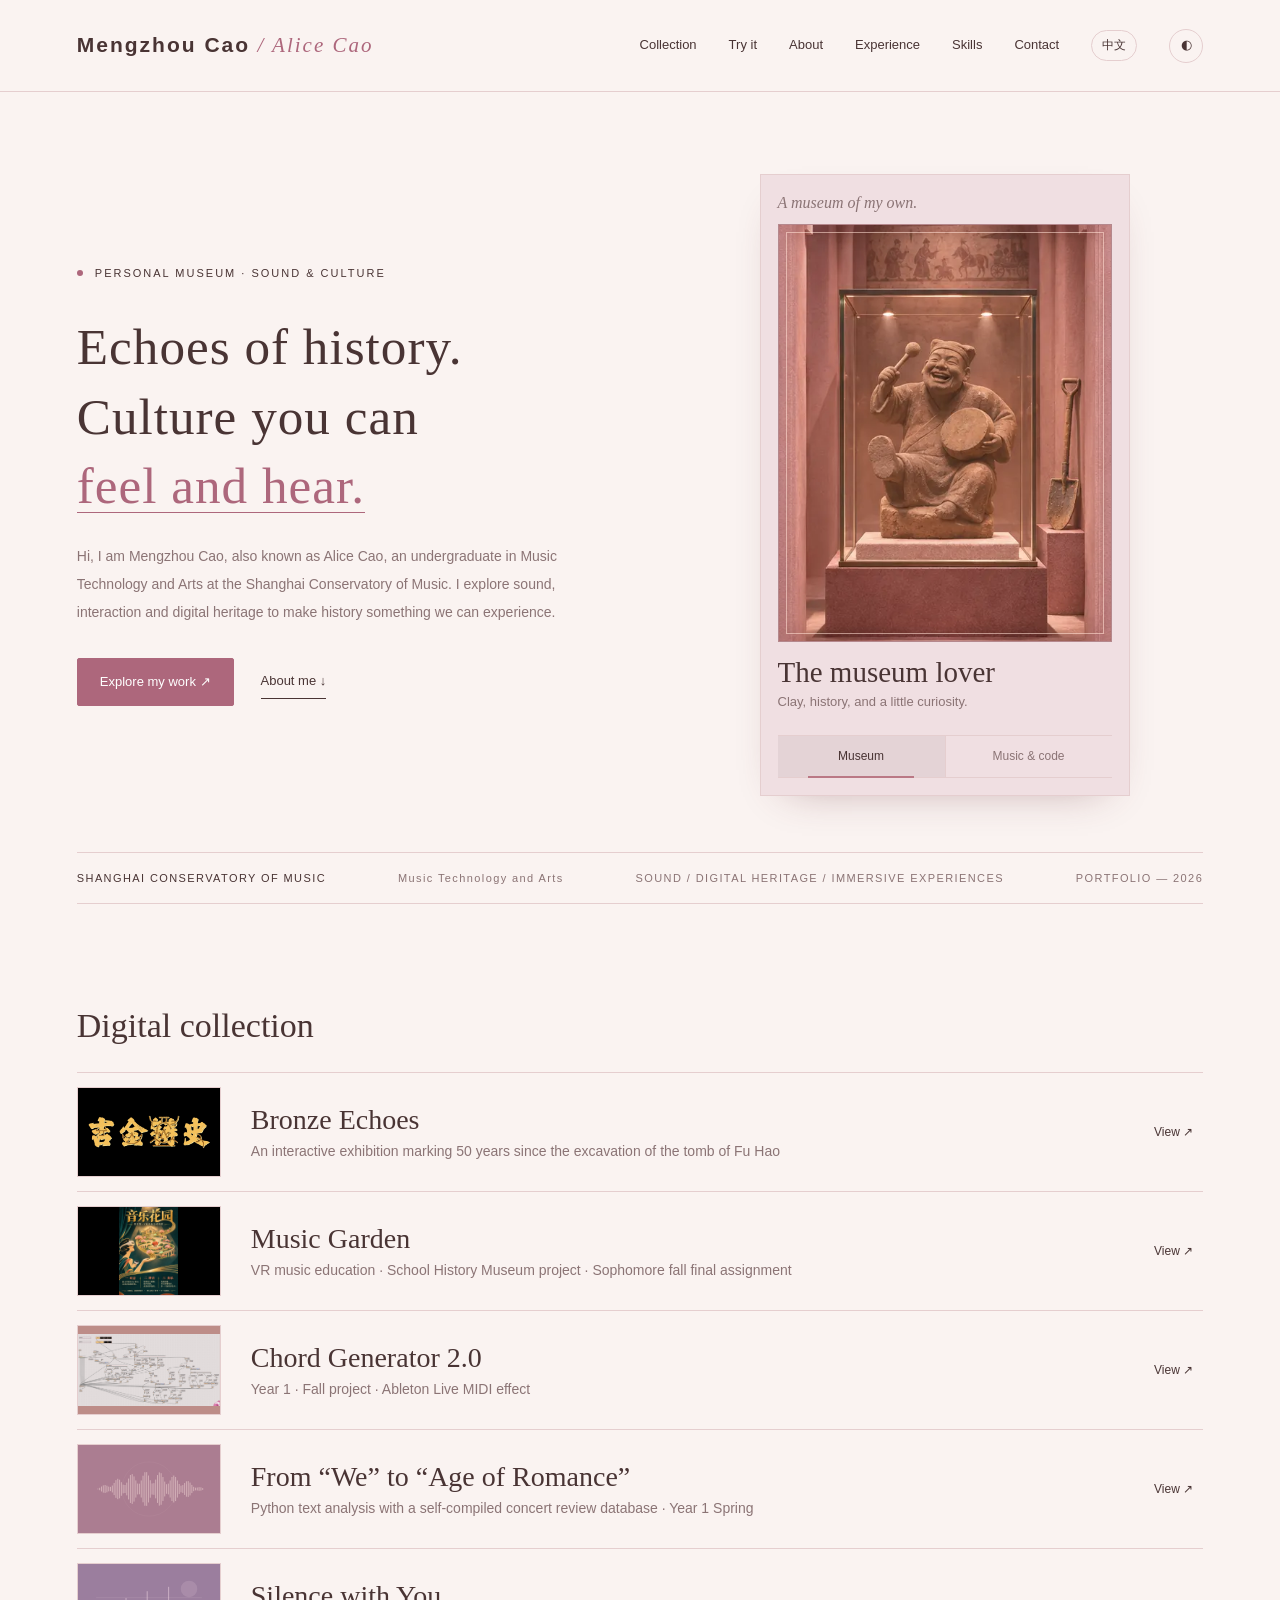
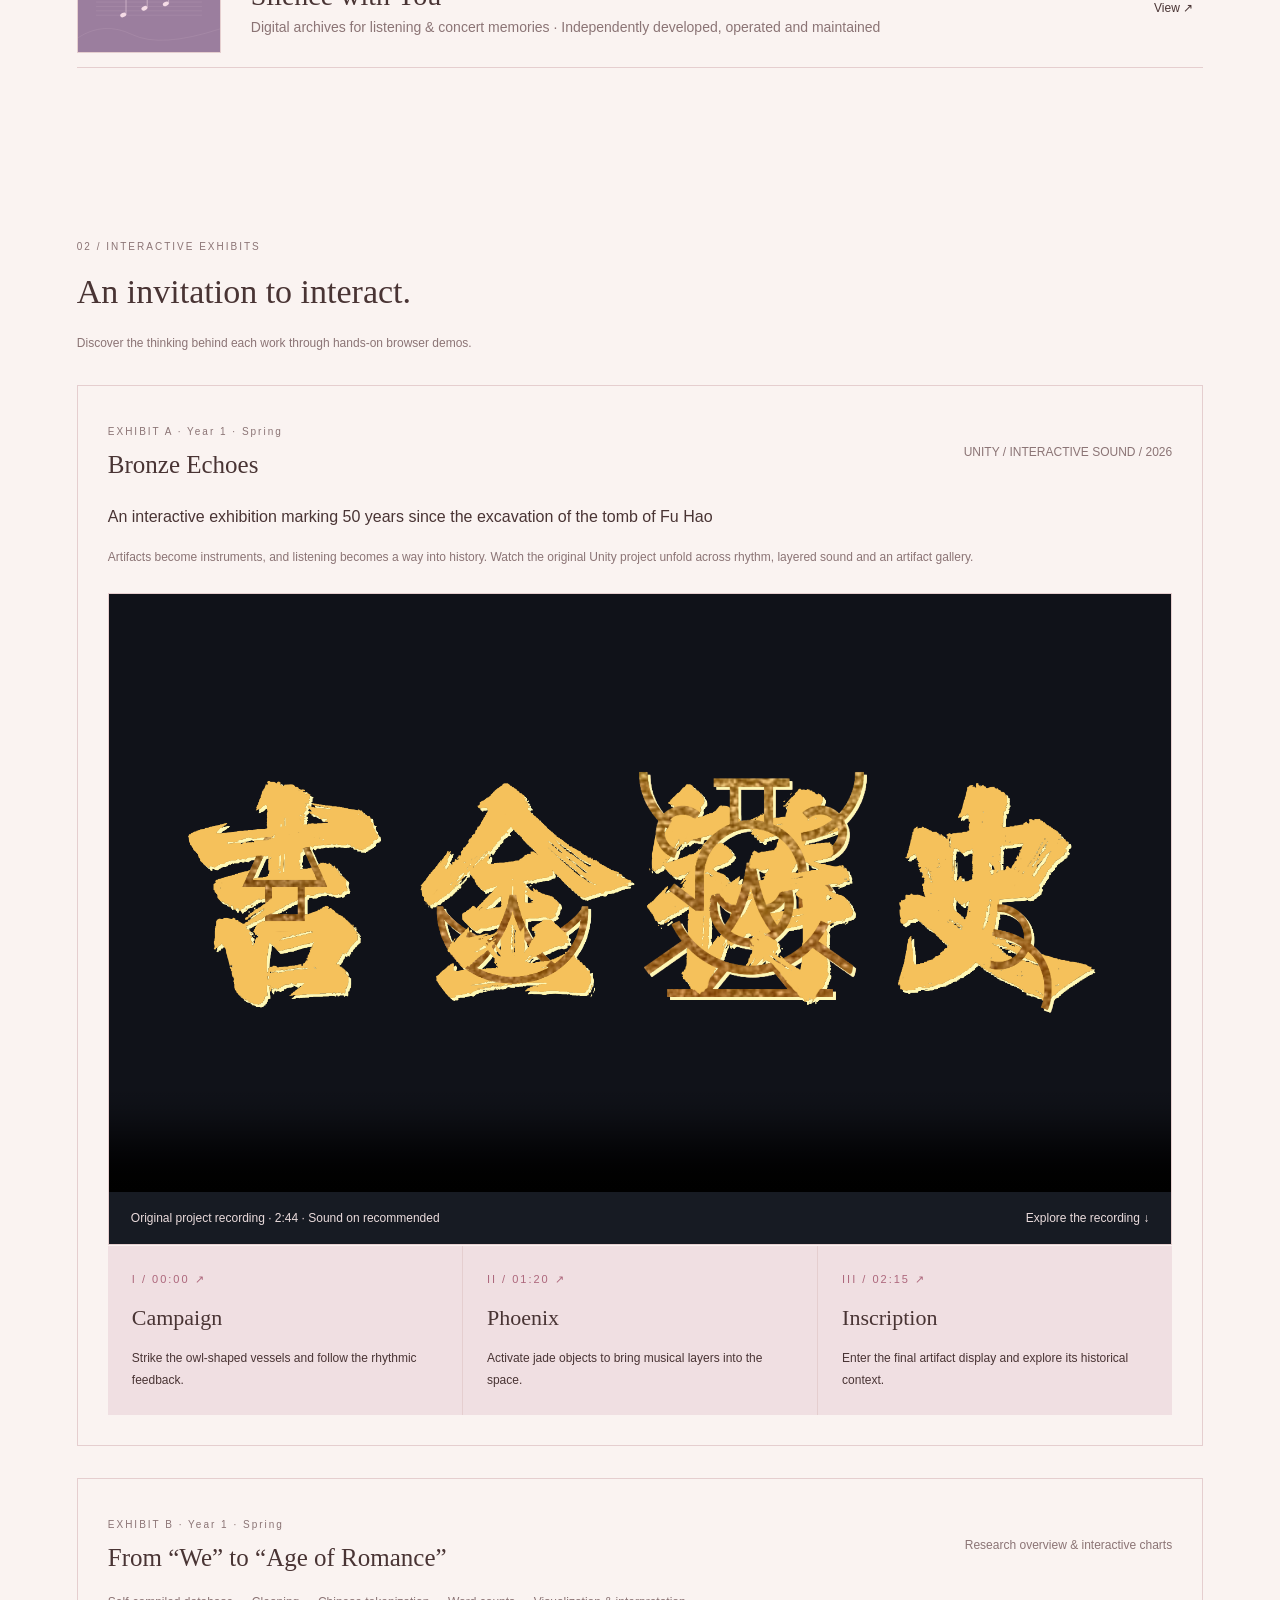
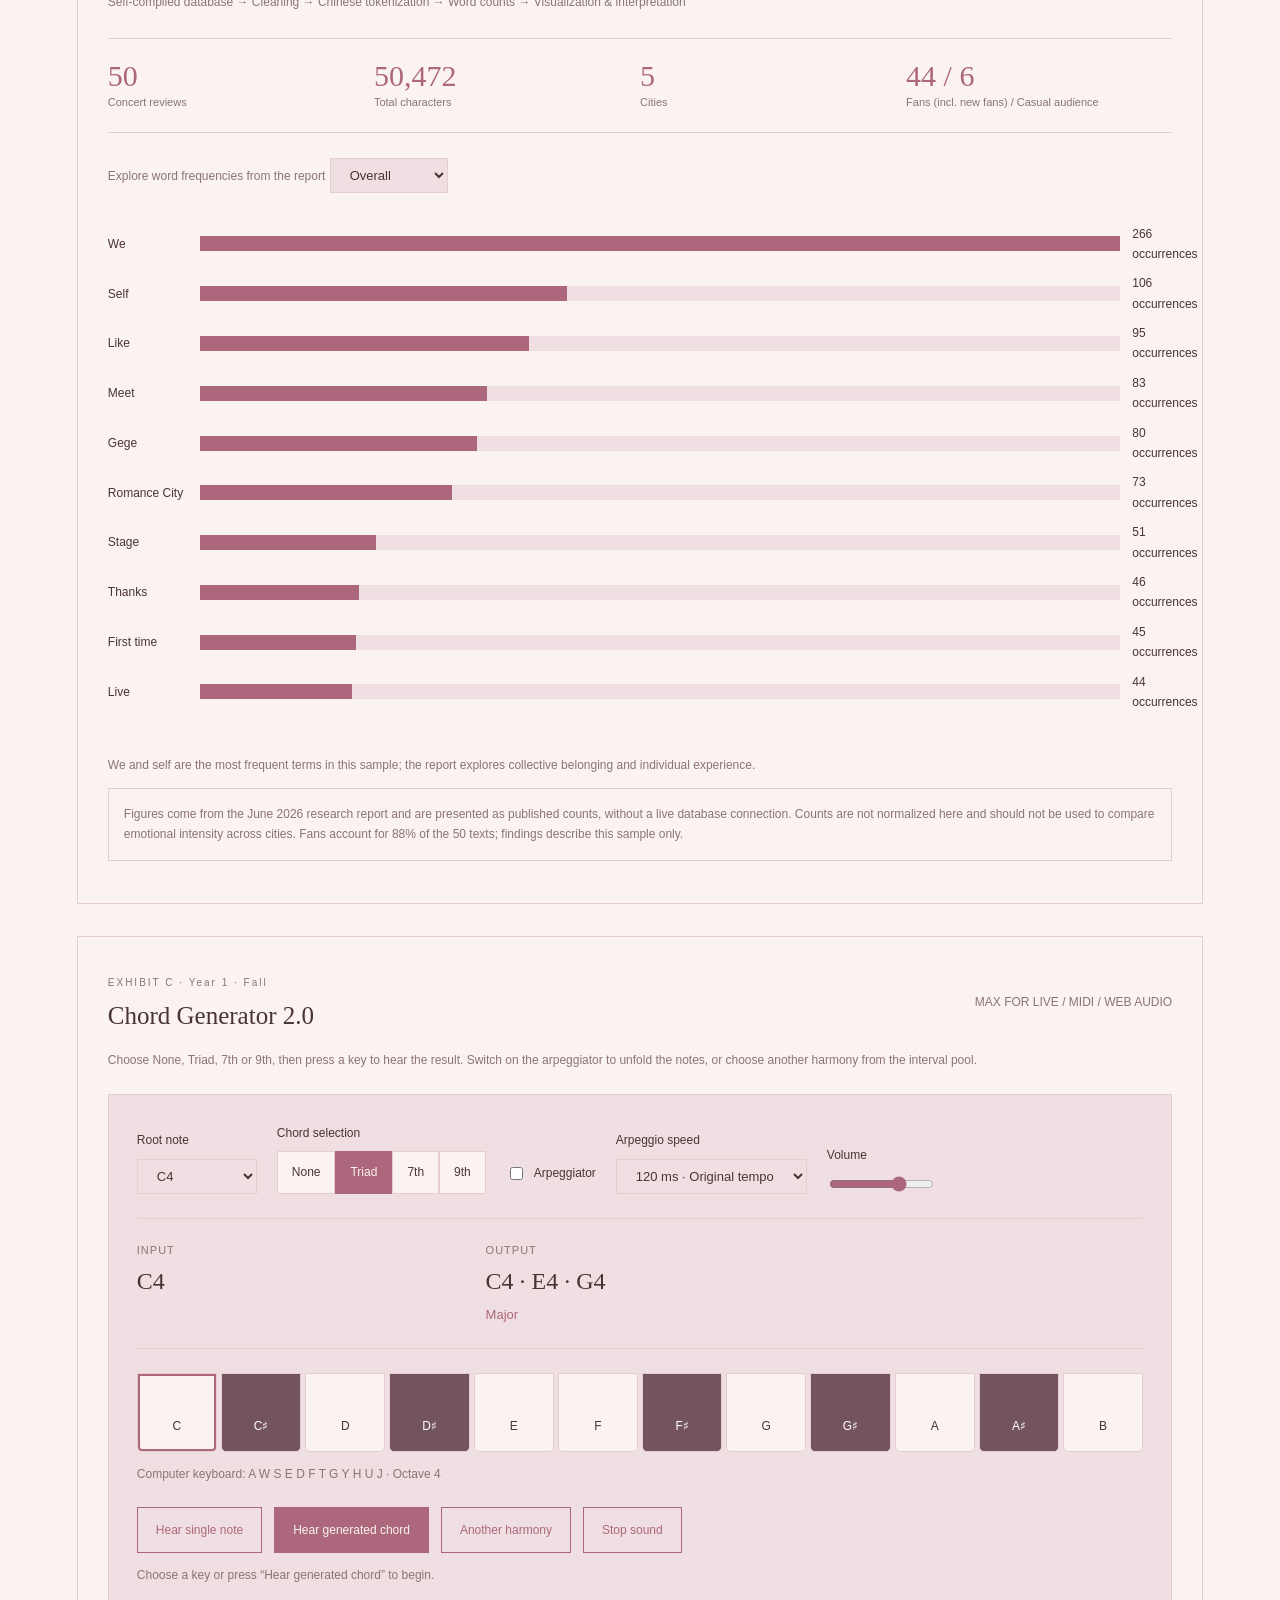
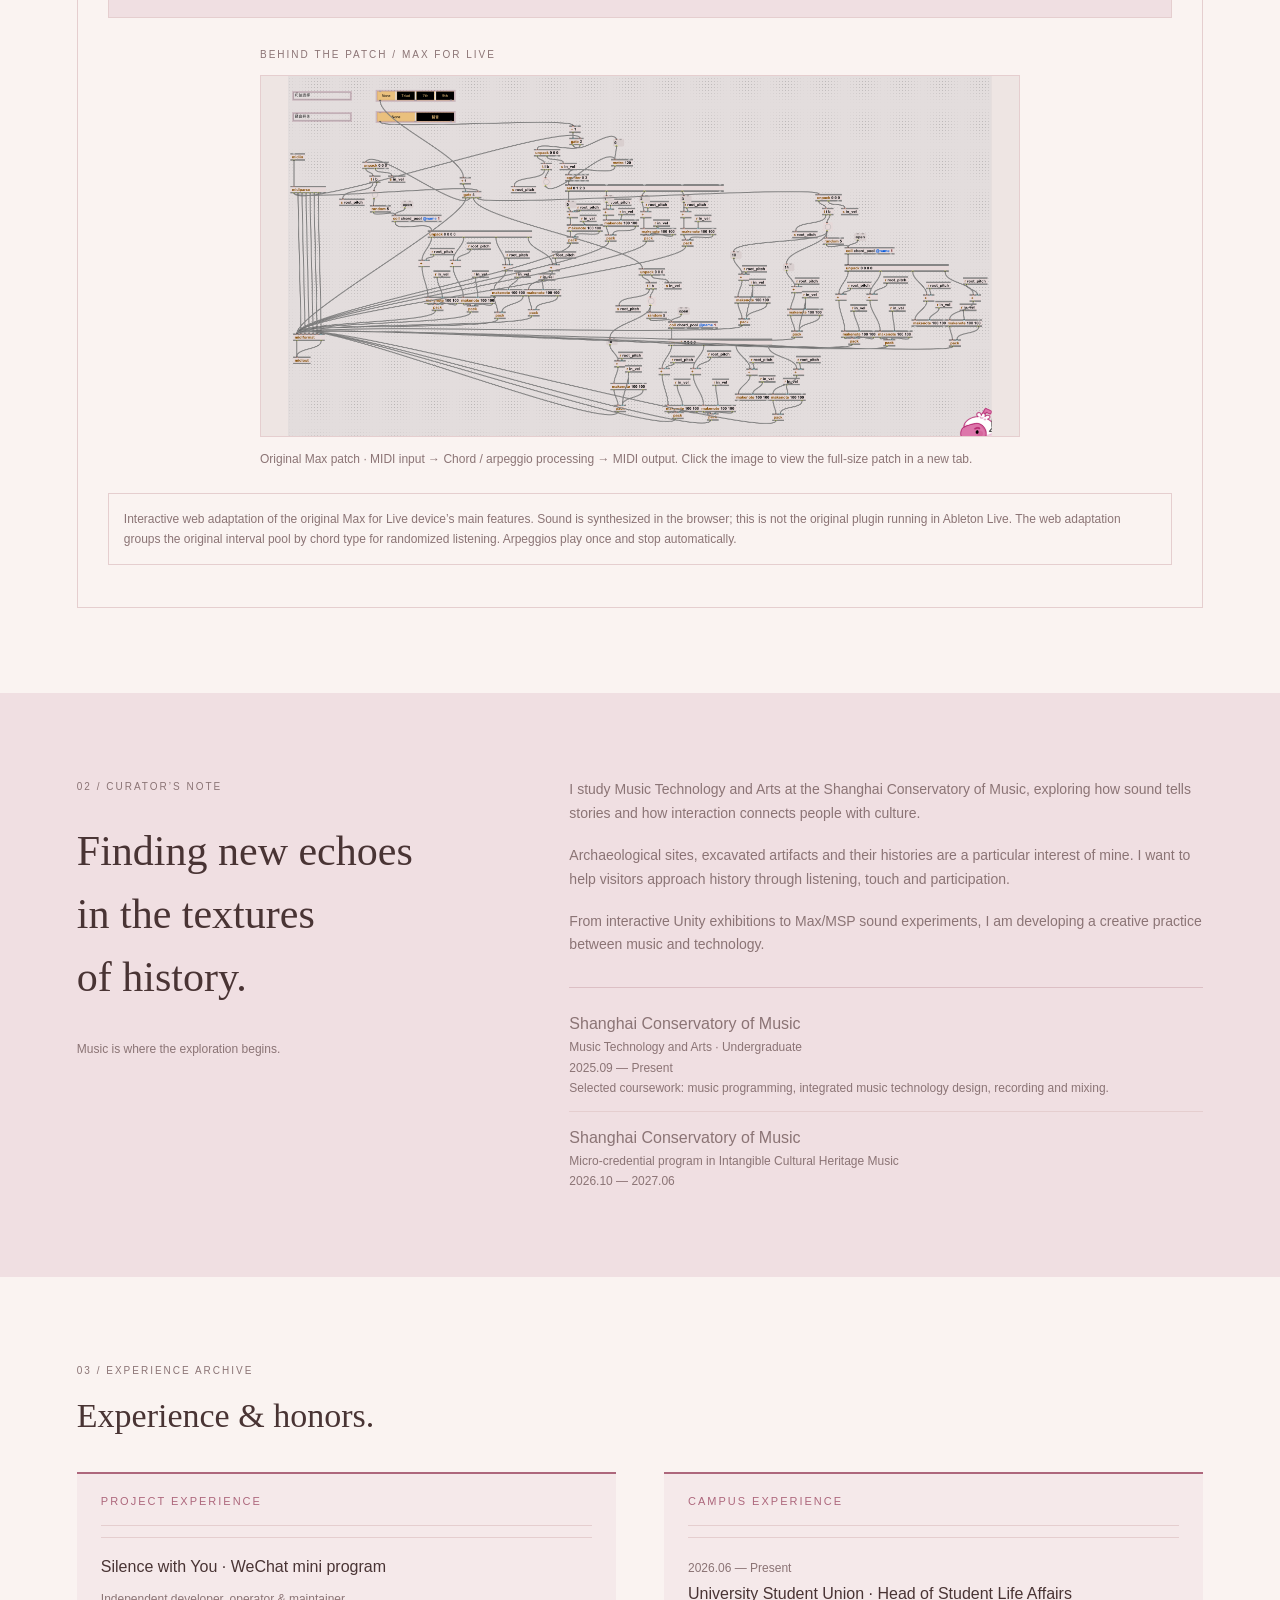
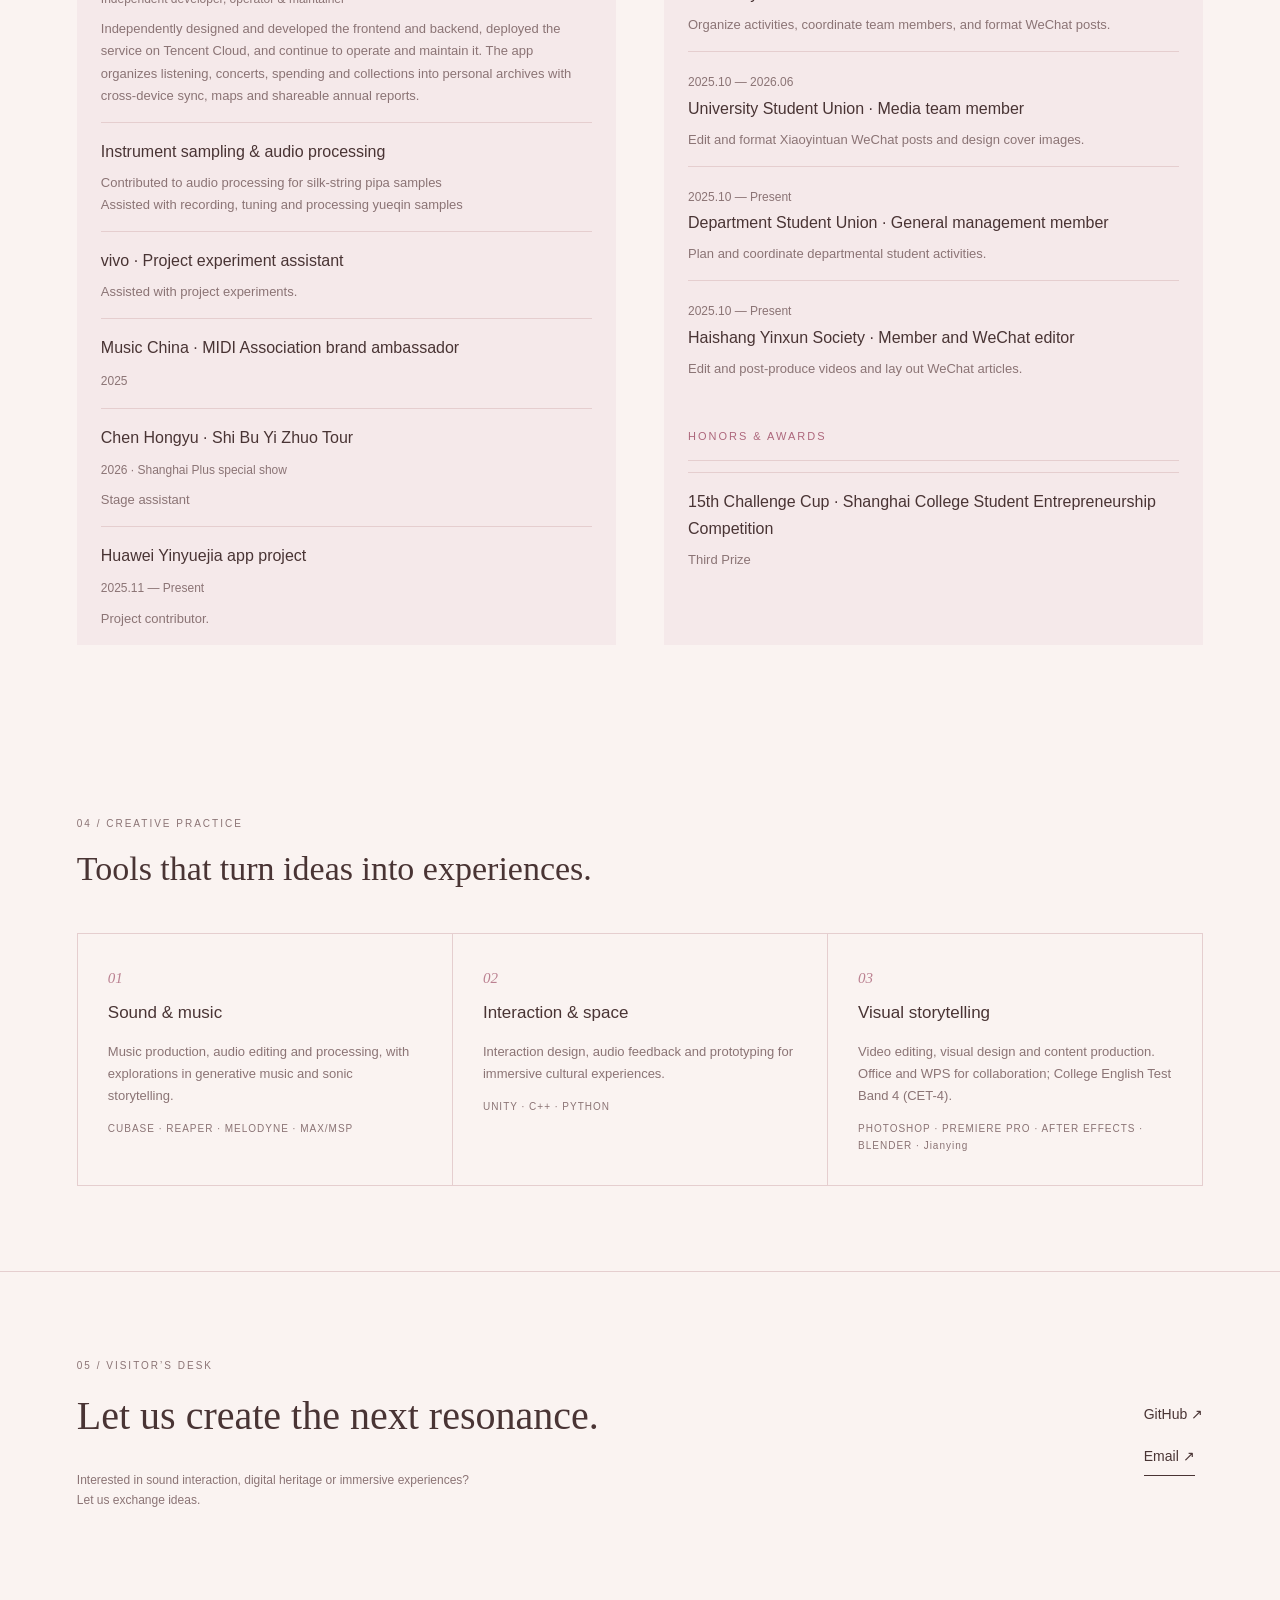
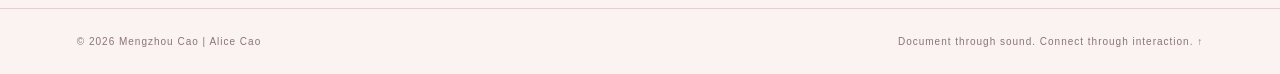
<file: en.html>
<!DOCTYPE html><html lang="en"><head><meta charset="UTF-8"><script>try{localStorage.setItem("portfolio-language","en")}catch(e){}</script><meta name="viewport" content="width=device-width,initial-scale=1"><meta name="description" content="Mengzhou Cao / Alice Cao — music technology, sound interaction and digital heritage portfolio."><title>Mengzhou Cao | Alice Cao · Portfolio</title><style>
:root{--bg:#faf3f1;--ink:#493434;--sub:#8b7475;--line:#e5cecf;--green:#ad677c;--paper:#f0dfe2}*{box-sizing:border-box}html{scroll-behavior:smooth;scroll-padding-top:100px}body{margin:0;background:var(--bg);color:var(--ink);font-family:Arial,'PingFang SC','Microsoft YaHei',sans-serif;line-height:1.7}a{color:inherit;text-decoration:none}button{font:inherit;cursor:pointer}button:focus-visible,a:focus-visible{outline:2px solid #9c573c;outline-offset:5px}header{height:92px;display:flex;align-items:center;justify-content:space-between;max-width:1400px;margin:auto;padding:0 6%;border-bottom:1px solid var(--line)}.brand{font-size:21px;font-weight:bold;letter-spacing:2px}.brand i{font-family:Georgia,serif;font-weight:normal;color:var(--green)}nav{display:flex;gap:32px;font-size:13px}nav a:hover{color:#9c573c}.circle{border:1px solid var(--line);border-radius:50%;height:34px;width:34px;background:transparent;color:var(--ink)}main{max-width:1400px;margin:auto}.hero{padding:82px 6% 56px;display:grid;grid-template-columns:1.1fr 1fr;gap:40px;align-items:center;min-height:650px}.eyebrow{font-size:11px;letter-spacing:2px;text-transform:uppercase;display:flex;align-items:center;gap:12px}.dot{width:6px;height:6px;border-radius:50%;background:var(--green)}h1{font-family:Georgia,'Songti SC','SimSun',serif;font-size:clamp(42px,4.4vw,66px);line-height:1.35;font-weight:normal;letter-spacing:1px;margin:30px 0 22px}h1 em{color:var(--green);font-style:normal;position:relative}h1 em:after{content:'';height:1px;background:var(--green);position:absolute;bottom:1px;left:0;right:0}.intro{font-size:14px;max-width:440px;color:var(--sub);line-height:2}.hero-actions{display:flex;align-items:center;gap:27px;margin-top:32px;font-size:13px}.primary{padding:12px 22px;background:var(--green);color:#fff;border:1px solid var(--green);border-radius:2px}.textlink{border-bottom:1px solid var(--ink);padding:6px 0}.art{aspect-ratio:1;position:relative;max-width:480px;width:100%;justify-self:end;display:grid;place-items:center;background:radial-gradient(ellipse at 50% 52%,#edc2cc 0,transparent 62%)}.art svg{width:100%;height:100%}.art-label{position:absolute;font-size:10px;letter-spacing:1.4px;color:var(--sub);bottom:25px;left:24px}.art-note{position:absolute;right:0;top:5%;font-family:Georgia,serif;font-style:italic;font-size:14px;color:var(--green)}.band{margin:0 6%;padding:20px 0;border-top:1px solid var(--line);border-bottom:1px solid var(--line);display:flex;justify-content:space-between;gap:16px;color:var(--sub);font-size:11px;letter-spacing:1.4px}.band b{font-weight:normal;color:var(--ink)}section{padding:85px 6%}.sectionhead{display:flex;justify-content:space-between;align-items:end;margin-bottom:34px}.kicker{font-size:10px;letter-spacing:2px;color:var(--sub)}h2{font-family:Georgia,'Songti SC',serif;font-size:34px;font-weight:normal;margin:8px 0 0}.small{font-size:12px;color:var(--sub)}.filters{display:flex;gap:8px;flex-wrap:wrap;margin:24px 0}.filter{padding:6px 16px;border:1px solid var(--line);border-radius:30px;background:transparent;color:var(--sub);font-size:12px}.filter.active{background:var(--ink);border-color:var(--ink);color:var(--bg)}.projects{display:grid;grid-template-columns:1fr 1fr;gap:36px 28px}.project{border:0;text-align:left;color:inherit;background:none;padding:0;width:100%}.cover{height:300px;border:8px solid #f0e2e2;outline:1px solid var(--line);outline-offset:-1px;overflow:hidden;position:relative;display:flex;align-items:center;justify-content:center;transition:filter .4s}.project:hover .cover{filter:brightness(1.08)}.project:hover .arrow{transform:translate(3px,-3px)}.cover svg{height:100%;width:100%}.cover .caption{position:absolute;bottom:22px;left:26px;font-size:9px;letter-spacing:2px;color:#eceddd}.cover .stamp{position:absolute;top:22px;right:23px;font-size:10px;letter-spacing:1px;color:#eceddd;border:1px solid #ffffff45;padding:3px 9px}.project-title{display:flex;justify-content:space-between;gap:20px;margin-top:17px}.project-title h3{font-family:Georgia,"Songti SC","SimSun",serif;font-size:23px;font-weight:normal;margin:0}.arrow{display:inline-block;font-size:22px;transition:transform .3s}.project p{font-size:12px;color:var(--sub);margin:7px 0}.tags{font-size:10px;letter-spacing:1px;color:var(--sub)}.about{background:var(--paper);display:grid;grid-template-columns:.8fr 1.2fr;gap:70px}.about h2{font-size:42px;line-height:1.5;margin:25px 0}.about-copy{font-size:14px;color:var(--sub)}.about-copy p{margin:0 0 18px}.edu{border-top:1px solid #dcbfc4;margin-top:30px;padding-top:22px;display:flex;justify-content:space-between;font-size:12px}.edu strong{display:block;font-size:16px;font-weight:normal}.tools{display:grid;grid-template-columns:repeat(3,1fr);border-top:1px solid var(--line);margin-top:35px}.tool{padding:28px 28px 12px 0}.tool+.tool{padding-left:28px;border-left:1px solid var(--line)}.tool h3{font-size:17px;font-weight:normal;margin:8px 0}.tool p{font-size:13px;color:var(--sub)}.num{font:italic 15px Georgia;color:#bb8191}.contact{border-top:1px solid var(--line);display:flex;justify-content:space-between;gap:50px;align-items:center}.contact h2{font-size:40px}.contact .small{max-width:400px;margin-top:20px}footer{padding:24px 6%;border-top:1px solid var(--line);display:flex;justify-content:space-between;font-size:10px;color:var(--sub);letter-spacing:1px}dialog{background:var(--bg);color:var(--ink);border:1px solid var(--line);padding:45px;max-width:700px;width:90%;max-height:85vh;overflow:auto}dialog::backdrop{background:#17272099;backdrop-filter:blur(6px)}dialog h2{font-size:30px;margin:20px 0}dialog p{font-size:14px;color:var(--sub)}.close{float:right;background:transparent;border:1px solid var(--line);border-radius:50%;width:32px;height:32px;color:var(--ink)}.detailgrid{display:grid;grid-template-columns:1fr 1fr;gap:25px;margin:28px 0;border-top:1px solid var(--line);padding-top:20px}.detailgrid b{font-size:12px;font-weight:normal}.detailgrid p{font-size:13px}.notice{padding:15px;border:1px solid var(--line);font-size:12px;color:var(--sub)}[hidden]{display:none!important}body.dark{--bg:#202824;--ink:#ecece3;--sub:#b5beb5;--line:#465349;--green:#95b49a;--paper:#29352d}body.dark .primary{color:#1d2921}body.dark .art{opacity:.85}@media(max-width:760px){header{height:76px;padding:0 6%}nav{gap:16px;font-size:12px}.hero{padding-top:48px;grid-template-columns:1fr;gap:10px;min-height:auto}h1{font-size:44px}.art{max-width:360px;justify-self:center}.band{flex-wrap:wrap;font-size:9px;justify-content:center;gap:12px 25px}section{padding:58px 6%}.sectionhead{align-items:start;gap:20px}.sectionhead .small{max-width:140px}.projects{grid-template-columns:1fr}.cover{height:280px}.about{grid-template-columns:1fr;gap:20px}.about h2{font-size:35px;margin:18px 0}.tools{grid-template-columns:1fr}.tool+.tool{padding:24px 0;border-left:0;border-top:1px solid var(--line)}.contact{display:block}.contact h2{font-size:32px}.contact .textlink{display:inline-block;margin-top:20px}dialog{padding:26px}.detailgrid{grid-template-columns:1fr;gap:5px}footer{gap:20px}.brand{font-size:18px}nav a:nth-child(3){display:none}}@media(prefers-reduced-motion:reduce){html{scroll-behavior:auto}*{transition:none!important}}
.resume-columns{display:grid;grid-template-columns:1fr 1fr;gap:70px;margin-top:40px}.resume-label{font-size:11px;font-weight:normal;letter-spacing:2px;color:var(--green);border-bottom:1px solid var(--line);padding-bottom:14px}.entry{border-bottom:1px solid var(--line);padding:18px 0}.entry h3{font-size:16px;font-weight:normal;margin:5px 0}.entry p{font-size:13px;color:var(--sub);margin:7px 0}.contact-links{display:flex;flex-direction:column;gap:12px;font-size:14px}.contact-links button{align-self:start}@media(max-width:760px){.resume-columns{grid-template-columns:1fr;gap:30px}nav{gap:12px}nav a:nth-child(4){display:none}.contact-links{margin-top:24px}}
.lab{border:1px solid var(--line);padding:30px;margin-top:32px;background:var(--bg)}.lab-heading{display:flex;justify-content:space-between;align-items:center;gap:20px}.lab-heading h3{font:normal 25px Georgia,'Songti SC',serif;margin:8px 0}.lab-heading a{font-size:12px;white-space:nowrap}.chapter-tabs{display:flex;gap:10px;margin:22px 0}.demo-stage{padding:28px;background:var(--paper);text-align:center;min-height:235px}.artifact-buttons{display:flex;justify-content:center;gap:18px;flex-wrap:wrap;margin:24px 0}.artifact-btn{color:var(--ink);background:var(--bg);border:1px solid var(--line);padding:18px 24px;min-width:130px;transition:transform .15s}.artifact-btn:active{transform:scale(.95)}.artifact-btn.on{background:var(--green);color:var(--bg)}.artifact-symbol{display:block;font-size:38px;font-family:serif;line-height:1.4}.demo-controls{display:flex;gap:12px;justify-content:center;align-items:center;flex-wrap:wrap;font-size:12px}.stats{display:grid;grid-template-columns:repeat(4,1fr);border-top:1px solid var(--line);border-bottom:1px solid var(--line);margin:25px 0;padding:20px 0}.stats strong{display:block;font:normal 30px Georgia;color:var(--green)}.stats span{font-size:11px;color:var(--sub)}select{background:var(--paper);color:var(--ink);padding:8px 15px;border:1px solid var(--line);font:inherit;font-size:13px}#bars{padding:22px 0}.barrow{display:grid;grid-template-columns:80px 1fr 40px;gap:12px;align-items:center;margin:9px 0;font-size:12px}.bartrack{height:15px;background:var(--paper)}.barfill{height:100%;background:var(--green)}#beat-status{min-height:24px;font-size:12px;color:var(--sub)}.artifact-info{font-size:14px;max-width:600px;margin:16px auto}.demo-tag{font-size:10px;letter-spacing:1px;color:var(--sub)}@media(max-width:760px){.lab{padding:20px 16px}.lab-heading{display:block}.lab-heading a{display:inline-block}.lab-heading h3{font-size:22px}.stats{grid-template-columns:1fr 1fr;gap:20px}.artifact-btn{padding:14px;min-width:110px}.barrow{grid-template-columns:65px 1fr 30px;gap:8px}}
nav{flex-wrap:wrap;align-items:center}.language-switch{font-size:12px;border:1px solid var(--line);padding:4px 10px;border-radius:20px;white-space:nowrap}@media(max-width:760px){header{height:auto;min-height:90px;gap:12px;flex-wrap:wrap;padding-top:14px;padding-bottom:14px}nav{gap:12px}}html[lang="en"] h1{font-size:clamp(38px,4vw,61px)}html[lang="en"] .caption{max-width:80%;letter-spacing:.7px}html[lang="en"] .stats span{display:block}html[lang="en"] .hero .intro{max-width:520px}
.film{margin-top:26px;background:#171b23;border:1px solid var(--line)}.film video{display:block;width:100%;aspect-ratio:16/9;background:#101219}.film-caption{padding:16px 22px;color:#eadbdc;display:flex;justify-content:space-between;gap:16px;font-size:12px}.film-chapters{display:grid;grid-template-columns:repeat(3,1fr);gap:1px;background:var(--line);margin-top:1px}.film-chapter{border:0;text-align:left;padding:24px;background:var(--paper);color:var(--ink);font:inherit;cursor:pointer}.film-chapter:hover{background:var(--bg)}.film-chapter span{display:block;color:var(--green);font-size:11px;letter-spacing:2px;margin-bottom:10px}.film-chapter strong{font-family:Georgia,'Songti SC',serif;font-size:22px;font-weight:normal}.film-chapter p{font-size:12px;line-height:1.8;margin-bottom:0}.cover .real-cover{width:100%;height:100%;object-fit:cover;position:absolute;inset:0}.cover:has(.real-cover){position:relative}.cover:has(.real-cover):after{content:'';position:absolute;inset:0;background:linear-gradient(transparent 35%,rgba(0,0,0,.75));pointer-events:none}.cover .stamp,.cover .caption{z-index:1}.watch-link{display:inline-block;margin-top:20px;color:var(--green);text-underline-offset:5px}@media(max-width:600px){.film-chapters{grid-template-columns:1fr}.film-chapter{padding:18px}.film-caption{display:block}}.cover .real-cover{object-fit:contain;background:#000}.cover:has(.real-cover):after{background:none}.cover:has(.real-cover) .stamp{background:#0009}</style><link rel="stylesheet" href="assets/chord-demo.css?v=3"><script src="assets/chord-demo.js?v=3" defer></script><link rel="stylesheet" href="assets/museum-two-scenes.css"><link rel="stylesheet" href="assets/museum-gallery.css"><link rel="stylesheet" href="assets/exhibition-resume.css"><style id="digital-catalogue">
#work .sectionhead{margin-bottom:0;padding-bottom:17px}
#work .projects{display:block}
#work .project{display:grid;grid-template-columns:clamp(65px,12vw,144px) minmax(0,1fr) auto;gap:clamp(10px,2.5vw,30px);align-items:center;width:100%;border:0;border-bottom:1px solid var(--line);padding:14px 0;background:transparent}
#work .project:hover{background:color-mix(in srgb,var(--paper) 48%,transparent)}
#work .project .cover{height:auto;aspect-ratio:16/10;border:1px solid var(--line);outline:0}
#work .project .project-copy{padding:0}
#work .project-title{margin:0}
#work .project-title h3{font-size:clamp(17px,2.4vw,28px);line-height:1.24;overflow-wrap:anywhere}
#work .project p{margin:4px 0 0;line-height:1.45;font-size:clamp(11px,1.3vw,14px)}
#work .catalogue-open{padding-right:10px;color:var(--ink);white-space:nowrap;font-size:12px}
#detail .catalogue-display{margin:14px 0 20px;height:auto;aspect-ratio:16/9;border-width:1px}
#detail .catalogue-display img,#work .cover img{max-width:100%;max-height:100%;object-fit:contain}
@media(max-width:560px){#work .catalogue-open{padding-right:4px}#work .catalogue-open span{display:none}}
</style><style>#detail .catalogue-display:has(.music-garden-poster){aspect-ratio:2/3;width:min(100%,420px);margin-inline:auto}</style></head><body><header><a class="brand" href="#">Mengzhou Cao<i> / Alice Cao</i></a><nav aria-label="Main navigation"><a href="#work">Collection</a><a href="#experience-lab">Try it</a><a href="#about">About</a><a href="#experience">Experience</a><a href="#skills">Skills</a><a href="#contact">Contact</a><a class="language-switch" href="index.html" lang="zh-CN" onclick="localStorage.setItem('portfolio-language','zh')">中文</a><button class="circle" id="theme" aria-label="Toggle light and dark theme">◐</button></nav></header><main><div class="hero"><div><div class="eyebrow"><span class="dot"></span>PERSONAL MUSEUM · SOUND & CULTURE</div><h1>Echoes of history.<br>Culture you can<br><em>feel and hear.</em></h1><p class="intro">Hi, I am Mengzhou Cao, also known as Alice Cao, an undergraduate in Music Technology and Arts at the Shanghai Conservatory of Music. I explore sound, interaction and digital heritage to make history something we can experience.</p><div class="hero-actions"><a class="primary" href="#work">Explore my work <span aria-hidden="true">↗</span></a><a class="textlink" href="#about">About me ↓</a></div></div><div class="museum-scenes" id="museum-world" data-lang="en"><p class="world-heading">A museum of my own.</p><div class="scene-stage" tabindex="0" role="group" aria-label="Exhibition images. Use the arrow keys to switch scenes."><div class="scene-image" role="img" aria-label="Terracotta storyteller in a glass case with an archaeological shovel nearby" aria-hidden="false"><div class="scene-picture"></div></div><div class="scene-image" role="img" aria-label="A music workstation with microphone, audio interface, speakers and a miniature model" aria-hidden="true"><div class="scene-picture"></div></div></div><h2 class="world-title">The museum lover</h2><p class="world-caption" aria-live="polite">Clay, history, and a little curiosity.</p><div class="world-tabs" role="group" aria-label="Choose an exhibition scene"><button type="button" data-world-face="0" aria-pressed="true">Museum</button><button type="button" data-world-face="1" aria-pressed="false">Music & code</button></div></div></div><div class="band"><b>SHANGHAI CONSERVATORY OF MUSIC</b><span>Music Technology and Arts</span><span>SOUND / DIGITAL HERITAGE / IMMERSIVE EXPERIENCES</span><span>PORTFOLIO — 2026</span></div>
<section id="work"><div class="sectionhead"><div><h2>Digital collection</h2></div></div><div class="projects" id="projects" role="list"></div></section>
<section id="experience-lab"><div class="kicker">02 / INTERACTIVE EXHIBITS</div><h2>An invitation to interact.</h2><p class="small">Discover the thinking behind each work through hands-on browser demos.</p><div class="lab" id="bronze-screening"><div class="lab-heading"><div><span class="kicker">EXHIBIT A · Year 1 · Spring</span><h3>Bronze Echoes</h3></div><span class="small">UNITY / INTERACTIVE SOUND / 2026</span></div><p>An interactive exhibition marking 50 years since the excavation of the tomb of Fu Hao</p><p class="small">Artifacts become instruments, and listening becomes a way into history. Watch the original Unity project unfold across rhythm, layered sound and an artifact gallery.</p><div class="film"><video id="bronze-video" controls playsinline preload="none" poster="assets/jijin-cover.png" aria-label="Bronze Echoes"><source src="assets/jijin-demo.mp4" type="video/mp4"></video><div class="film-caption"><span>Original project recording · 2:44 · Sound on recommended</span><span>Explore the recording ↓</span></div></div><div class="film-chapters"><button class="film-chapter" data-seek="0"><span>I / 00:00 ↗</span><strong>Campaign</strong><p>Strike the owl-shaped vessels and follow the rhythmic feedback.</p></button><button class="film-chapter" data-seek="80"><span>II / 01:20 ↗</span><strong>Phoenix</strong><p>Activate jade objects to bring musical layers into the space.</p></button><button class="film-chapter" data-seek="135"><span>III / 02:15 ↗</span><strong>Inscription</strong><p>Enter the final artifact display and explore its historical context.</p></button></div></div><div class="lab"><div class="lab-heading"><div><span class="kicker">EXHIBIT B · Year 1 · Spring</span><h3>From “We” to “Age of Romance”</h3></div><span class="small">Research overview & interactive charts</span></div><p class="small">Self-compiled database → Cleaning → Chinese tokenization → Word counts → Visualization & interpretation</p><div class="stats"><div><strong>50</strong><span>Concert reviews</span></div><div><strong>50,472</strong><span>Total characters</span></div><div><strong>5</strong><span>Cities</span></div><div><strong>44 / 6</strong><span>Fans (incl. new fans) / Casual audience</span></div></div><label class="small" for="city-select">Explore word frequencies from the report</label> <select id="city-select"><option>Overall</option><option>Zhengzhou</option><option>Nanchang</option><option>Yichang</option><option>Taiyuan</option><option>Chengdu</option></select><div id="bars" aria-live="polite"></div><p id="city-note" class="small"></p><p class="notice">Figures come from the June 2026 research report and are presented as published counts, without a live database connection. Counts are not normalized here and should not be used to compare emotional intensity across cities. Fans account for 88% of the 50 texts; findings describe this sample only.</p></div><div class="lab" id="chord-lab" data-lang="en"><div class="lab-heading"><div><span class="kicker">EXHIBIT C · Year 1 · Fall</span><h3>Chord Generator 2.0</h3></div><span class="small">MAX FOR LIVE / MIDI / WEB AUDIO</span></div><p class="small">Choose None, Triad, 7th or 9th, then press a key to hear the result. Switch on the arpeggiator to unfold the notes, or choose another harmony from the interval pool.</p><div class="chord-panel"><div class="chord-controls"><label>Root note<select id="chord-root"><option value="60">C4</option><option value="61">C♯4</option><option value="62">D4</option><option value="63">D♯4</option><option value="64">E4</option><option value="65">F4</option><option value="66">F♯4</option><option value="67">G4</option><option value="68">G♯4</option><option value="69">A4</option><option value="70">A♯4</option><option value="71">B4</option></select></label><div class="chord-mode-control"><span>Chord selection</span><div class="chord-mode-tabs" role="group" aria-label="Chord selection"><button type="button" data-chord-mode="none" aria-pressed="false">None</button><button type="button" data-chord-mode="triad" aria-pressed="true">Triad</button><button type="button" data-chord-mode="seventh" aria-pressed="false">7th</button><button type="button" data-chord-mode="ninth" aria-pressed="false">9th</button></div><input type="hidden" id="chord-mode" value="triad"></div><label class="arp-control"><input type="checkbox" id="chord-arp">Arpeggiator</label><label>Arpeggio speed<select id="chord-speed"><option value="0.24">Slow</option><option value="0.12" selected>120 ms · Original tempo</option><option value="0.08">Fast</option></select></label><label class="chord-volume">Volume<input id="chord-volume" type="range" min="0" max="100" value="70" aria-label="Volume"></label></div><div class="chord-readout"><div><small>INPUT</small><strong id="chord-input">C4</strong></div><div><small>OUTPUT</small><strong id="chord-output">C4 · E4 · G4</strong><span id="chord-name" class="chord-name">C major</span></div></div><div class="chord-keys" role="group" aria-label="Choose a root note to hear the result"><button class="chord-key " data-midi="60" aria-pressed="true">C</button><button class="chord-key accidental" data-midi="61" aria-pressed="false">C♯</button><button class="chord-key " data-midi="62" aria-pressed="false">D</button><button class="chord-key accidental" data-midi="63" aria-pressed="false">D♯</button><button class="chord-key " data-midi="64" aria-pressed="false">E</button><button class="chord-key " data-midi="65" aria-pressed="false">F</button><button class="chord-key accidental" data-midi="66" aria-pressed="false">F♯</button><button class="chord-key " data-midi="67" aria-pressed="false">G</button><button class="chord-key accidental" data-midi="68" aria-pressed="false">G♯</button><button class="chord-key " data-midi="69" aria-pressed="false">A</button><button class="chord-key accidental" data-midi="70" aria-pressed="false">A♯</button><button class="chord-key " data-midi="71" aria-pressed="false">B</button></div><p class="small">Computer keyboard: A W S E D F T G Y H U J · Octave 4</p><div class="chord-actions"><button id="chord-single">Hear single note</button><button class="chord-primary" id="chord-play">Hear generated chord</button><button id="chord-random">Another harmony</button><button id="chord-stop">Stop sound</button></div><div id="chord-status" role="status" aria-live="polite">Choose a key or press “Hear generated chord” to begin.</div></div><figure class="max-patch"><div class="kicker">BEHIND THE PATCH / MAX FOR LIVE</div><a href="assets/chord-max-patch.png" target="_blank" rel="noopener" aria-label="Open full-size Max patch screenshot in a new tab"><img src="assets/chord-max-patch.png" width="1372" height="702" loading="lazy" alt="Original Chord Generator 2.0 Max patch, with MIDI input, chord selection, arpeggiator and MIDI output connections"></a><figcaption>Original Max patch · MIDI input → Chord / arpeggio processing → MIDI output. Click the image to view the full-size patch in a new tab.</figcaption></figure><p class="notice">Interactive web adaptation of the original Max for Live device’s main features. Sound is synthesized in the browser; this is not the original plugin running in Ableton Live. The web adaptation groups the original interval pool by chord type for randomized listening. Arpeggios play once and stop automatically.</p></div></section><section id="about" class="about"><div><div class="kicker">02 / CURATOR’S NOTE</div><h2>Finding new echoes<br>in the textures<br>of history.</h2><span class="small">Music is where the exploration begins.</span></div><div class="about-copy"><p>I study Music Technology and Arts at the Shanghai Conservatory of Music, exploring how sound tells stories and how interaction connects people with culture.</p><p>Archaeological sites, excavated artifacts and their histories are a particular interest of mine. I want to help visitors approach history through listening, touch and participation.</p><p>From interactive Unity exhibitions to Max/MSP sound experiments, I am developing a creative practice between music and technology.</p><div class="edu"><div class="edu-row"><strong>Shanghai Conservatory of Music</strong>Music Technology and Arts · Undergraduate<br>2025.09 — Present<br><span class="small">Selected coursework: music programming, integrated music technology design, recording and mixing.</span></div><div class="edu-row"><strong>Shanghai Conservatory of Music</strong>Micro-credential program in Intangible Cultural Heritage Music<br>2026.10 — 2027.06</div></div></div></section>
<section id="experience"><div class="kicker">03 / EXPERIENCE ARCHIVE</div><h2>Experience & honors.</h2><div class="resume-columns"><div><h3 class="resume-label">PROJECT EXPERIENCE</h3><div class="entry"><h3>Silence with You · WeChat mini program</h3><span class="small">Independent developer, operator & maintainer</span><p>Independently designed and developed the frontend and backend, deployed the service on Tencent Cloud, and continue to operate and maintain it. The app organizes listening, concerts, spending and collections into personal archives with cross-device sync, maps and shareable annual reports.</p></div><div class="entry"><h3>Instrument sampling & audio processing</h3><p>Contributed to audio processing for silk-string pipa samples<br>Assisted with recording, tuning and processing yueqin samples</p></div><div class="entry"><h3>vivo · Project experiment assistant</h3><p>Assisted with project experiments.</p></div><div class="entry"><h3>Music China · MIDI Association brand ambassador</h3><span class="small">2025</span></div><div class="entry"><h3>Chen Hongyu · Shi Bu Yi Zhuo Tour</h3><span class="small">2026 · Shanghai Plus special show</span><p>Stage assistant</p></div><div class="entry"><h3>Huawei Yinyuejia app project</h3><span class="small">2025.11 — Present</span><p>Project contributor.</p></div></div><div><h3 class="resume-label">CAMPUS EXPERIENCE</h3><div class="entry"><span class="small">2026.06 — Present</span><h3>University Student Union · Head of Student Life Affairs</h3><p>Organize activities, coordinate team members, and format WeChat posts.</p></div><div class="entry"><span class="small">2025.10 — 2026.06</span><h3>University Student Union · Media team member</h3><p>Edit and format Xiaoyintuan WeChat posts and design cover images.</p></div><div class="entry"><span class="small">2025.10 — Present</span><h3>Department Student Union · General management member</h3><p>Plan and coordinate departmental student activities.</p></div><div class="entry"><span class="small">2025.10 — Present</span><h3>Haishang Yinxun Society · Member and WeChat editor</h3><p>Edit and post-produce videos and lay out WeChat articles.</p></div><h3 class="resume-label" style="margin-top:32px">HONORS & AWARDS</h3><div class="entry"><h3>15th Challenge Cup · Shanghai College Student Entrepreneurship Competition</h3><p>Third Prize</p></div></div></div></section><section id="skills"><div class="kicker">04 / CREATIVE PRACTICE</div><h2>Tools that turn ideas into experiences.</h2><div class="tools"><div class="tool"><span class="num">01</span><h3>Sound & music</h3><p>Music production, audio editing and processing, with explorations in generative music and sonic storytelling.</p><span class="tags">CUBASE · REAPER · MELODYNE · MAX/MSP</span></div><div class="tool"><span class="num">02</span><h3>Interaction & space</h3><p>Interaction design, audio feedback and prototyping for immersive cultural experiences.</p><span class="tags">UNITY · C++ · PYTHON</span></div><div class="tool"><span class="num">03</span><h3>Visual storytelling</h3><p>Video editing, visual design and content production. Office and WPS for collaboration; College English Test Band 4 (CET-4).</p><span class="tags">PHOTOSHOP · PREMIERE PRO · AFTER EFFECTS · BLENDER · Jianying</span></div></div></section><section id="contact" class="contact"><div><div class="kicker">05 / VISITOR’S DESK</div><h2>Let us create the next resonance.</h2><p class="small">Interested in sound interaction, digital heritage or immersive experiences? Let us exchange ideas.</p></div><div class="contact-links"><a href="https://github.com/Alice0723" target="_blank" rel="noopener">GitHub ↗</a><button class="textlink" style="background:none;border-width:0 0 1px;color:inherit" id="contactBtn">Email ↗</button></div></section></main><footer><span>© 2026 Mengzhou Cao | Alice Cao</span><span>Document through sound. Connect through interaction. <a href="#">↑</a></span></footer><dialog id="detail" aria-labelledby="detail-title"><button class="close" aria-label="Close details">×</button><div id="detail-body"></div></dialog><script>
const works=[{title:'Bronze Echoes',subtitle:'An interactive exhibition marking 50 years since the excavation of the tomb of Fu Hao',type:'culture sound',tags:'UNITY / INTERACTIVE SOUND / 2026 · Year 1 Spring',state:'Year 1 · Spring project',color:'#936475',accent:'#ecd0c5',art:'bronze',description:'An interactive exhibition connecting artifacts excavated from the tomb of Fu Hao with sound. By striking and activating objects, visitors enter a space shaped by music and history.',interaction:'In Chapter I, a pair of owl-shaped bronze vessels triggers kick and snare sounds. Chapter II adds musical layers as jade objects light up. Chapter III presents a browsable display with artifact information and collection details.',tools:'Unity · C# · Layered audio interaction',note:'The cover features the original project title artwork. Watch the complete recording below and jump between chapters.'}, {title:'Music Garden',subtitle:'VR music education · School History Museum project · Sophomore fall final assignment',type:'sound creative',tags:'UNITY / VR / MUSIC EDUCATION',state:'Prototype iteration',color:'#7e7289',accent:'#edd6e3',art:'music-garden',description:'A VR music learning project built with the Unity engine, combining staff notation, solfege recognition and rhythm performance. Visual notes and interaction in an immersive environment help learners understand pitch and beat.',interaction:'Learners progress from staff notation and solfege recognition to full performance, receiving feedback on early hits and incorrect notes.',tools:'Unity · VR · C# · MIDI',note:'The cover is the Music Garden gameplay guide poster.'},{title:'Chord Generator 2.0',subtitle:'Year 1 · Fall project · Ableton Live MIDI effect',type:'sound creative',tags:'MAX FOR LIVE / MIDI EFFECT / 2025',state:'Year 1 · Fall project',color:'#bd8d88',accent:'#f7ded2',art:'wave',description:'A Max for Live MIDI effect for Ableton Live. Incoming notes, root pitch and velocity drive chord generation and arpeggiation, turning music programming into a creative tool.',interaction:'The interface offers None, Triad, 7th and 9th chord settings and a separate arpeggiator switch. An interval pool and random selection logic feed MIDI output to a downstream instrument.',tools:'Max/MSP · Max for Live · Ableton Live',note:'Explore the web audio adaptation below. It demonstrates the main interaction with synthesized sound; the original device runs inside Ableton Live.'}];
function graphic(w){if(w.art==='music-garden')return '<img class="real-cover music-garden-poster" src="assets/music-garden-poster.svg" alt="Music Garden poster showing listening, identification and performance" loading="lazy">';if(w.title==='和弦器 2.0'||w.title==='Chord Generator 2.0')return '<img class="patch-cover" src="assets/chord-max-patch.png" alt="" loading="lazy">';if(w.art==='bronze')return '<img class="real-cover" src="assets/jijin-cover.png" alt="" loading="lazy">';let lines='';if(w.art==='bronze'){return `<svg viewBox="0 0 550 300" fill="none" aria-hidden="true"><g stroke="${w.accent}" stroke-width="1.1"><path d="M192 72l-22 34 6 98 34 24h36l18-32-7-85-20-39zM358 72l22 34-6 98-34 24h-36l-18-32 7-85 20-39z"/><path d="M192 72l-6-20 28 16 23 4 12-17 8 56M358 72l6-20-28 16-23 4-12-17-8 56"/><circle cx="205" cy="111" r="18"/><circle cx="238" cy="111" r="13"/><circle cx="345" cy="111" r="18"/><circle cx="312" cy="111" r="13"/><path d="M198 153q37-28 48 8l-3 38h-38zM352 153q-37-28-48 8l3 38h38zM206 168h32m-28 10h22M312 168h32m-28 10h22M211 229v15m28-15v15m72-15v15m28-15v15"/><ellipse cx="275" cy="170" rx="170" ry="91" stroke-opacity=".2"/><path d="M60 150h77m277 0h76" stroke-dasharray="2 5"/></g></svg>`}if(w.art==='city'){for(let i=0;i<9;i++){let x=90+i*45,y=125+Math.sin(i)*12;lines+=`<path d="M${x} ${y}l20-20 30 20m-43-4v40h35v-40"/>`}return `<svg viewBox="0 0 550 300" fill="none" aria-hidden="true"><g stroke="${w.accent}" stroke-width="1" opacity=".8"><path d="M0 227q140-70 270 0t280-10M0 241q140-70 270 0t280-10M60 196h430l-35-28H100zM115 167h310M155 93h242l-27-20H180zM174 94v35m200-35v35"/>${lines}<circle cx="290" cy="100" r="64" stroke-opacity=".3"/><path d="M275 15v240M0 210h550" stroke-dasharray="2 6" stroke-opacity=".4"/></g></svg>`}if(w.art==='music'){for(let i=0;i<5;i++)lines+=`<path d="M70 ${110+i*17}h410"/>`;return `<svg viewBox="0 0 550 300" fill="none" aria-hidden="true"><circle cx="430" cy="76" r="32" fill="${w.accent}" opacity=".16"/><g stroke="${w.accent}" stroke-width="1" opacity=".4">${lines}<path d="M0 265q100-65 210-12t340-22"/></g><g fill="${w.accent}"><ellipse cx="175" cy="177" rx="12" ry="8" transform="rotate(-25 175 177)"/><ellipse cx="257" cy="151" rx="12" ry="8" transform="rotate(-25 257 151)"/><ellipse cx="340" cy="134" rx="12" ry="8" transform="rotate(-25 340 134)"/></g><path d="M186 177v-66m82 40V85m83 49V68" stroke="${w.accent}" stroke-width="2"/></svg>`}for(let i=0;i<60;i++){let x=70+i*7,h=(Math.sin(i*.4)**2*.7+.3)*Math.sin(Math.PI*i/60)*135;lines+=`<path d="M${x} ${150-h/2}v${h}"/>`}return `<svg viewBox="0 0 550 300" fill="none" aria-hidden="true"><g stroke="${w.accent}" stroke-width="2">${lines}</g><circle cx="275" cy="150" r="105" stroke="${w.accent}" opacity=".18"/></svg>`}
works.push({title:'From “We” to “Age of Romance”',subtitle:'Python text analysis with a self-compiled concert review database · Year 1 Spring',type:'creative',tags:'PYTHON / TEXT ANALYSIS / 2026',state:'Year 1 · Spring project',color:'#ab7d91',accent:'#f6dcd9',art:'wave',description:'A Python text analysis project using a self-compiled database of 50 Xiaohongshu concert reviews across five cities, combining cleaning, tokenization, frequency counts and cultural interpretation.',interaction:'Pandas cleans the data, while Jieba and a custom dictionary tokenize domain-specific terms. WordCloud and Matplotlib produce visualizations. This page offers interactive browsing of published results.',tools:'Python · Pandas · Jieba · WordCloud · Matplotlib',note:'The sample contains 50 texts and 50,472 characters: 44 fan reviews (including new fans) and 6 casual-audience reviews. Results describe this sample, not all audiences. The site does not run live Python analysis or connect to the source database.'});
works.push({title:'Silence with You',subtitle:'Digital archives for listening & concert memories · Independently developed, operated and maintained',type:'creative',tags:'WECHAT MINI PROGRAM / FULL STACK / DIGITAL ARCHIVE',state:'Independently operated',color:'#9b7e9e',accent:'#f5dce6',art:'music',description:'A fan-oriented WeChat mini program centered on musician Wang Sulong. It turns listening, concert participation and collections into personal archives to revisit, explore and share. I independently handle product design, full-stack development, deployment, operations and maintenance.',interaction:'Six modules cover the home dashboard, concert memories, collections, activity statistics, annual reports and support. Features include song unlocks, concert logs, spending records, timelines, map connections and portrait-format annual report images.',tools:'WeChat mini program · JavaScript · Node.js / Express · MySQL · Self-hosted on Tencent Cloud',note:'Technical highlights include stable record identifiers and deletion markers for cross-device sync, plus OffscreenCanvas for annual report images. Scan the mini program code below with WeChat to try it. Screenshots and video will be added.'});
const projects=document.querySelector('#projects');projects.innerHTML=works.map((w,i)=>`<div role="listitem"><button type="button" class="project" data-index="${i}" aria-haspopup="dialog"><div class="cover" aria-hidden="true" style="background:${w.color}">${graphic(w)}</div><div class="project-copy"><div class="project-title"><h3>${w.title}</h3></div><p>${w.subtitle}</p></div><div class="catalogue-open" aria-hidden="true"><span>View </span>↗</div></button></div>`).join('');
const dialog=document.querySelector('#detail'),detail=document.querySelector('#detail-body');document.querySelectorAll('.project').forEach(btn=>btn.addEventListener('click',()=>{const w=works[btn.dataset.index];detail.innerHTML=`<div class="kicker">${w.tags}</div><h2 id="detail-title">${w.title}</h2><div class="cover catalogue-display" style="background:${w.color}">${graphic(w)}</div><p>${w.subtitle}</p><p>${w.description}</p><div class="detailgrid"><div><b>Experience & interaction</b><p>${w.interaction}</p></div><div><b>Tools & media</b><p>${w.tools}</p><b>Project status</b><p>${w.state}</p></div></div><div class="notice">${w.note}</div>${w.title==='Chord Generator 2.0'?'<a class="watch-link" href="#chord-lab" onclick="document.getElementById(&quot;detail&quot;).close()">Try the chord generator ↗</a>':''}${w.art==='bronze'?'<a class="watch-link" href="#bronze-screening" onclick="document.getElementById(&quot;detail&quot;).close()">Watch the project recording ↗</a>':''}${w.title==='Silence with You'?'<figure style="text-align:center;margin:28px 0 0"><img src="assets/silence-with-you-code.jpg" alt="Silence with You WeChat mini program code" width="258" height="258" style="max-width:100%;height:auto;border-radius:12px"><figcaption class="small">Scan with WeChat to try Silence with You<br>On mobile, save the image and select it from your album in WeChat Scan.</figcaption></figure>':''}`;dialog.showModal()}));document.querySelector('.close').onclick=()=>dialog.close();dialog.addEventListener('click',e=>{if(e.target===dialog){const r=dialog.getBoundingClientRect();if(e.clientX<r.left||e.clientX>r.right||e.clientY<r.top||e.clientY>r.bottom)dialog.close()}});document.querySelector('#theme').onclick=()=>{document.body.classList.toggle('dark');try{localStorage.setItem('theme',document.body.classList.contains('dark')?'dark':'light')}catch{}};try{if(localStorage.getItem('theme')==='dark')document.body.classList.add('dark')}catch{}document.querySelector('#contactBtn').onclick=()=>{detail.innerHTML='<div class="kicker">CONTACT & RÉSUMÉ</div><h2 id="detail-title">Keep in touch.</h2><p>Mengzhou Cao / Alice Cao · Music Technology and Arts undergraduate, Shanghai Conservatory of Music</p><p>Interests: sound interaction, digital heritage and immersive experiences.</p><div class="notice">Email: <a href="mailto:dophinalice@qq.com">dophinalice@qq.com</a><br>Email: <a href="mailto:alicecao723@gmail.com">alicecao723@gmail.com</a></div>';dialog.showModal()};

const freq={Overall:[['We',266],['Self',106],['Like',95],['Meet',83],['Gege',80],['Romance City',73],['Stage',51],['Thanks',46],['First time',45],['Live',44]],Zhengzhou:[['We',59],['Like',26],['100,000 Volts',20],['Gege',20],['Stage',18],['Self',18],['Meet',17]],Nanchang:[['We',96],['Self',33],['Gege',33],['Like',21],['Meet',20],['Rain',20],['Romance City',20]],Yichang:[['We',51],['Self',27],['Meet',22],['Like',17],['First time',12],['Happy',12]],Taiyuan:[['We',30],['Gege',15],['Happiness',13],['Self',12],['Like',12],['Live',11],['Stands',10],['Confetti',10]],Chengdu:[['We',30],['Romance City',21],['Like',19],['Self',16],['Meet',16],['Happiness',12],['Time',11],['Stands',11],['Mecha',9],['Awe',8]]};
const cityNotes={Overall:'We and self are the most frequent terms in this sample; the report explores collective belonging and individual experience.',Zhengzhou:'Report insight: memories of earlier tours intersect with new stage experiences.',Nanchang:'Report insight: rain and Romance City both appear among the frequent terms.',Yichang:'Report insight: first time stands out, reflecting the novelty of a first concert experience.',Taiyuan:'Report insight: happiness, stands and confetti capture concrete concert impressions.',Chengdu:'Report insight: Romance City, time and mecha connect memory with visual spectacle.'};
function showCity(){let c=document.querySelector('#city-select').value,a=freq[c],max=a[0][1];document.querySelector('#bars').innerHTML=a.map(([word,n])=>`<div class="barrow" aria-label="${word}，${n} occurrences"><span>${word}</span><div class="bartrack"><div class="barfill" style="width:${n/max*100}%"></div></div><span>${n} occurrences</span></div>`).join('');document.querySelector('#city-note').textContent=cityNotes[c]}document.querySelector('#city-select').onchange=showCity;showCity();
document.querySelectorAll('[data-seek]').forEach(b=>b.onclick=()=>{const v=document.querySelector('#bronze-video');const begin=()=>{v.pause();v.currentTime=Number(b.dataset.seek);v.focus();};if(v.readyState>=1)begin();else{v.addEventListener('loadedmetadata',begin,{once:true});v.load();}});
</script><script src="assets/museum-gallery-two-scenes.js" defer></script></body></html>
</file>
<file: assets/chord-demo.css>
.chord-panel{margin-top:24px;padding:28px;background:var(--paper);border:1px solid var(--line)}.chord-controls{display:flex;gap:20px;flex-wrap:wrap;align-items:end}.chord-controls label{display:flex;flex-direction:column;gap:8px;font-size:12px}.chord-controls select{min-width:120px}.chord-controls input{accent-color:var(--green)}.chord-controls .arp-control{flex-direction:row;align-items:center;padding:10px 0}.chord-readout{display:grid;grid-template-columns:1fr 2fr;gap:20px;margin:24px 0;border-block:1px solid var(--line);padding:22px 0}.chord-readout small{display:block;color:var(--sub);font-size:11px;letter-spacing:1px;margin-bottom:8px}.chord-readout strong{font:normal 24px Georgia,serif;color:var(--ink)}.chord-keys{display:grid;grid-template-columns:repeat(12,1fr);gap:4px;margin-top:14px}.chord-key{border:1px solid var(--line);border-radius:0 0 5px 5px;padding:42px 0 15px;background:var(--bg);color:var(--ink);font:inherit;font-size:12px;cursor:pointer;touch-action:manipulation}.chord-key.accidental{background:#735360;color:#fff}.chord-key.selected{outline:2px solid var(--green);outline-offset:-3px}.chord-key.sounding{background:var(--green);color:#fff}.chord-actions{display:flex;flex-wrap:wrap;gap:12px;margin:22px 0 12px}.chord-actions button{font:inherit;font-size:12px;padding:12px 18px;border:1px solid var(--green);background:transparent;color:var(--green);cursor:pointer}.chord-actions .chord-primary{background:var(--green);color:var(--bg)}.chord-actions button:focus-visible,.chord-key:focus-visible{outline:3px solid var(--green);outline-offset:3px}#chord-status{min-height:24px;font-size:12px;color:var(--sub)}@media(max-width:600px){.chord-panel{padding:18px 14px}.chord-keys{grid-template-columns:repeat(6,1fr);gap:6px}.chord-key{padding:25px 0 12px}.chord-readout{grid-template-columns:1fr;gap:14px}.chord-controls{gap:14px}.chord-controls select{min-width:100px}}

.max-patch{margin:28px 0 22px}.max-patch .kicker{margin-bottom:12px}.max-patch a{display:block;border:1px solid var(--line);background:#eee5e3;cursor:zoom-in}.max-patch img{display:block;width:100%;height:auto}.max-patch figcaption{font-size:12px;color:var(--sub);line-height:1.8;margin-top:12px}.max-patch a:focus-visible{outline:3px solid var(--green);outline-offset:4px}

/* Keep the engineering image within its exhibit frame. */
.max-patch{box-sizing:border-box;width:100%;max-width:760px;min-width:0;margin:28px auto 22px;overflow:hidden}.max-patch a{box-sizing:border-box;width:100%;max-width:100%;overflow:hidden}.max-patch a img{box-sizing:border-box;display:block;width:100%;max-width:100%;height:auto;max-height:360px;object-fit:contain;object-position:center}.max-patch figcaption{overflow-wrap:anywhere}.cover .patch-cover{position:absolute;inset:0;display:block;width:100%;max-width:100%;height:100%;object-fit:cover;object-position:center}.cover:has(.patch-cover) .caption,.cover:has(.patch-cover) .stamp{background:rgba(250,243,241,.94);color:#493434;padding:5px 9px;border-color:#d8b6c0}@media(max-width:600px){.max-patch a img{max-height:240px}.max-patch{margin-top:22px}}

.chord-mode-control{font-size:12px;display:flex;flex-direction:column;gap:8px}.chord-mode-tabs{display:flex}.chord-mode-tabs button{font:inherit;border:1px solid var(--line);background:var(--bg);color:var(--ink);padding:10px 14px;cursor:pointer}.chord-mode-tabs button[aria-pressed=true]{background:var(--green);color:var(--bg);border-color:var(--green)}.chord-mode-tabs button:focus-visible{outline:2px solid var(--green);outline-offset:3px}.chord-name{display:block;color:var(--green);margin-top:7px;font-size:13px}.chord-volume input{width:105px}.chord-actions button:disabled{opacity:.45;cursor:default}
</file>
<file: assets/museum-two-scenes.css>
.museum-scenes{display:grid;gap:9px;align-content:center;min-width:0;width:100%;max-width:340px;justify-self:center}
.museum-scenes .world-heading{margin:0;color:var(--sub);font:italic 17px Georgia,serif}
.scene-stage{position:relative;isolation:isolate;overflow:hidden;aspect-ratio:4/5;border:1px solid #bd8d91;border-radius:9px;background:#ae777c;touch-action:pan-y}
.scene-stage::after{content:"";position:absolute;inset:0;pointer-events:none;border:6px solid #f6d5ca28;box-shadow:inset 0 0 19px #3f151843}
.scene-image{position:absolute;inset:0;opacity:0;transition:opacity .32s ease;overflow:hidden;pointer-events:none}
.scene-image[aria-hidden="false"]{opacity:1;z-index:1}
.scene-picture{position:absolute;inset:0;background-size:cover;background-position:center 60%;background-repeat:no-repeat;transform:translate(var(--scene-x,0px),var(--scene-y,0px)) scale(1.045);transition:transform .24s ease-out}


.museum-scenes .world-title{margin:3px 0 0;color:var(--ink);font:normal clamp(21px,3vw,29px) Georgia,"Songti SC",serif}
.museum-scenes .world-caption{margin:0;color:var(--sub);font-size:13px}
.museum-scenes .world-tabs{display:grid;grid-template-columns:repeat(3,minmax(0,1fr));gap:5px;margin-top:5px}
.museum-scenes button{font:inherit;font-size:12px;color:var(--ink);border:1px solid var(--line);background:var(--paper);padding:8px 4px;cursor:pointer}
.museum-scenes button:hover,.museum-scenes button[aria-pressed="true"]{background:#efd0d3;color:#493434;border-color:#c6959b}
.museum-scenes .world-tools button{padding:6px 10px}
.museum-scenes .world-status{position:absolute;width:1px;height:1px;overflow:hidden;clip-path:inset(50%);margin:0}
.museum-scenes :focus-visible{outline:2px solid var(--ink);outline-offset:2px}
@media(prefers-reduced-motion:reduce){.scene-image,.scene-picture{transition:none}.scene-picture{transform:none}}
.scene-image:nth-child(1) .scene-picture{background-image:url("[data-uri]")}

.scene-image:nth-child(2) .scene-picture{background-image:url("[data-uri]")}
.museum-scenes .world-tabs {grid-template-columns:repeat(2,minmax(0,1fr))}
</file>
<file: assets/museum-gallery.css>
/* Shared exhibition styling for both languages. */
.hero .museum-scenes {
  max-width: 370px;
  gap: 0;
  padding: clamp(10px, 2vw, 17px);
  border: 1px solid var(--line);
  background: var(--paper);
  box-shadow: 0 16px 42px -27px #6b303979;
}
.museum-scenes .world-heading {
  padding: 2px 0 12px;
  font-size: 16px;
}
.museum-scenes .scene-stage {
  border-radius: 0;
  border-color: #b5888d;
  background: #875d60;
}
.museum-scenes .scene-stage::after {
  z-index: 3;
  border: 1px solid #f6d5ca96;
  inset: 7px;
  box-shadow: 0 0 0 7px #4e213724, inset 0 0 20px #3f151830;
}
.museum-scenes .scene-image { transition: none; }
.museum-scenes .scene-image[data-outgoing] { opacity: 1; z-index: 0; }
.museum-scenes .scene-picture { transform: translate(var(--scene-x, 0px), var(--scene-y, 0px)) scale(1.045); }

.museum-scenes .world-title { margin: 14px 0 4px; }
.museum-scenes .world-caption { min-height: 2.9em; line-height: 1.45; }
.museum-scenes .world-tabs {
  gap: 0;
  margin-top: 5px;
  border-top: 1px solid var(--line);
  border-bottom: 1px solid var(--line);
}
.museum-scenes .world-tabs button {
  position: relative;
  padding: 10px 4px;
  border: 0;
  color: var(--sub);
  background: transparent;
  transition: color 180ms ease, background 180ms ease;
}
.museum-scenes .world-tabs button + button { border-left: 1px solid var(--line); }
.museum-scenes .world-tabs button:hover,
.museum-scenes .world-tabs button[aria-pressed="true"] {
  background: color-mix(in srgb, var(--ink) 7%, var(--paper));
  color: var(--ink);
}
.museum-scenes .world-tabs button[aria-pressed="true"]::after {
  content: "";
  position: absolute;
  inset: auto 18% -1px;
  height: 2px;
  background: #ba7885;
}
.museum-scenes .world-tools { margin-top: 8px; }
.museum-scenes .world-tools button {
  padding: 4px 2px;
  border: 0;
  background: transparent;
  color: var(--sub);
}
.museum-scenes .world-tools button:hover { color: var(--ink); text-decoration: underline; text-underline-offset: 4px; }
.band { padding-block: 16px; }
@media (max-width: 720px) {
  .hero .museum-scenes { margin-top: 22px; }
}
@media (prefers-reduced-motion: reduce) {
  .museum-scenes .scene-picture { transform: none; }
  .museum-scenes .world-tabs button { transition: none; }
}
</file>
<file: assets/exhibition-resume.css>
/* Exhibition and résumé share the same frame, rules and type hierarchy. */
#work .sectionhead {border-bottom:1px solid var(--line);padding-bottom:22px;margin-bottom:18px}
#work .filters {margin-bottom:22px;gap:0;border-bottom:1px solid var(--line)}
#work .filter {border:0;border-bottom:2px solid transparent;padding:9px 13px;background:transparent}
#work .filter.active {color:var(--ink);border-bottom-color:var(--green);background:var(--paper)}
#work .projects {grid-template-columns:repeat(2,minmax(0,1fr));gap:26px}
#work .project {display:block;overflow:hidden;border:1px solid var(--line);background:color-mix(in srgb,var(--paper) 46%,var(--bg));align-self:stretch}
#work .project[hidden] {display:none}
#work .project.featured {grid-column:1/-1;display:grid;grid-template-columns:minmax(0,1.7fr) minmax(0,1fr);align-items:center}
#work .project.featured[hidden] {display:none}
#work .cover {height:auto;aspect-ratio:16/9;border:0;outline:0;border-bottom:1px solid var(--line)}
#work .featured .cover {border-bottom:0;border-right:1px solid var(--line)}
#work .project-copy {display:block;padding:16px 19px 20px}
#work .featured .project-copy {padding:clamp(18px,4vw,54px)}
#work .project-title {margin:0;gap:10px;align-items:center}
#work .featured h3 {font-size:clamp(26px,4vw,50px);line-height:1.16}
#work .project-kind {display:block;margin-bottom:12px;font-size:11px;color:var(--sub);letter-spacing:.09em}
#work .project-copy p {margin-bottom:0}
#about .edu {display:block}
#about .edu-row + .edu-row {border-top:1px solid var(--line);padding-top:12px;margin-top:12px}
#experience .resume-columns {gap:clamp(16px,4vw,48px);margin-top:28px}
#experience .resume-columns > div {min-width:0;border-top:2px solid var(--green);padding:18px clamp(12px,2vw,24px) 0;background:color-mix(in srgb,var(--paper) 48%,var(--bg))}
#experience .resume-label {margin-top:0}
#experience .entry {padding-block:15px;border-top:1px solid var(--line);border-bottom:0}
#experience .entry h3 {margin:0 0 4px}
#experience .entry p {margin-bottom:0}
#skills .tools {gap:1px;background:var(--line);border:1px solid var(--line)}
#skills .tool, #skills .tool + .tool {
  min-width:0;
  border:0;
  padding:clamp(18px,2.4vw,30px);
  background:var(--bg);
}
#skills .tool .tags {display:block;overflow-wrap:anywhere;line-height:1.75}
@media(max-width:700px) {
  #work .projects {grid-template-columns:1fr;gap:16px}
  #work .project.featured {grid-template-columns:1fr}
  #work .featured .cover {border-right:0;border-bottom:1px solid var(--line)}
  #experience .resume-columns {grid-template-columns:1fr}
}
@media(prefers-reduced-motion:reduce){#work .cover,#work .arrow{transition:none}}
</file>
